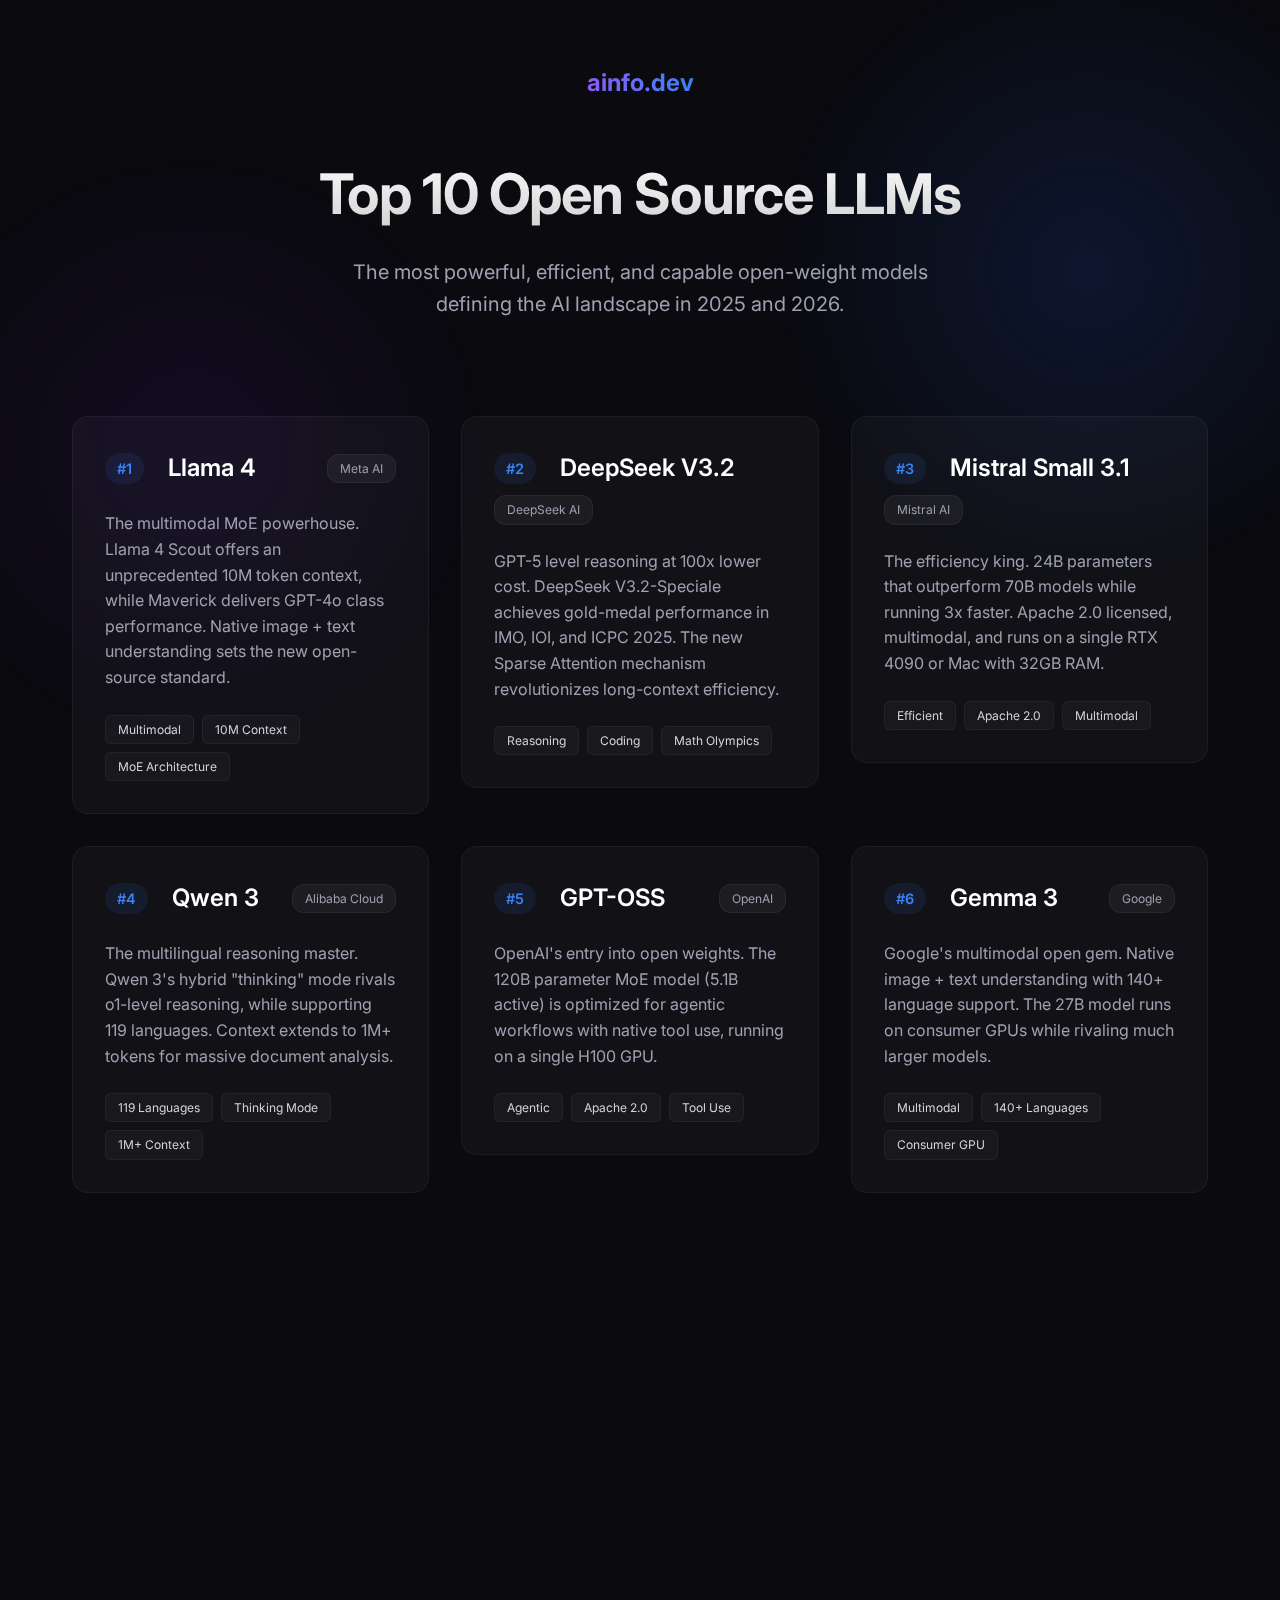
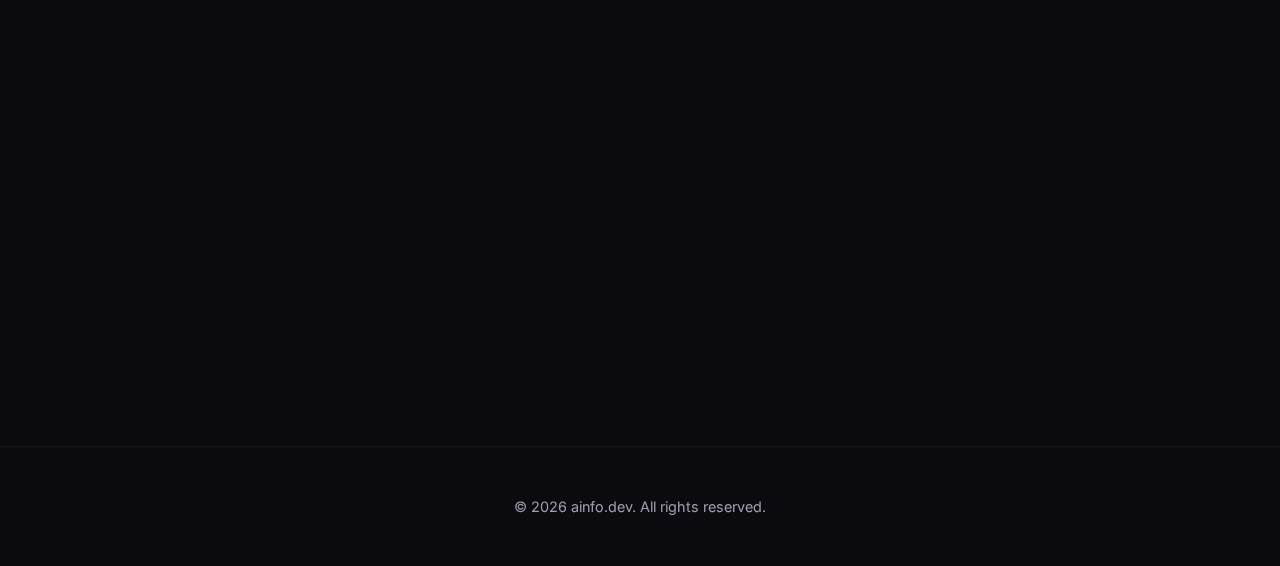
<file: index.html>
<!DOCTYPE html>
<html lang="en">
  <head>
    <meta charset="UTF-8" />
    <meta name="viewport" content="width=device-width, initial-scale=1.0" />
    <title>Top 10 Open Source LLMs (2025/2026) | ainfo.dev</title>
    <meta
      name="description"
      content="Discover the best open source Large Language Models (LLMs) of 2025 and 2026. Comprehensive list including Llama 4, DeepSeek V3.2, Qwen 3, and more."
    />
    <meta
      name="keywords"
      content="Open Source LLM, AI Models, Llama 4, DeepSeek, Mistral, Qwen 3, Gemma 3, Artificial Intelligence, Best LLMs 2026"
    />
    <meta
      property="og:title"
      content="Top 10 Open Source LLMs (2025/2026)"
    />
    <meta
      property="og:description"
      content="The definitive guide to the best open source AI models available right now."
    />
    <meta property="og:type" content="website" />
    <meta property="og:url" content="https://ainfo.dev" />
    <link rel="preconnect" href="https://fonts.googleapis.com" />
    <link rel="preconnect" href="https://fonts.gstatic.com" crossorigin />
    <link
      href="https://fonts.googleapis.com/css2?family=Inter:wght@300;400;600;700&display=swap"
      rel="stylesheet"
    />
    <link rel="stylesheet" href="style.css" />
  </head>
  <body>
    <div class="background-gradient"></div>

    <header>
      <nav class="container">
        <div class="logo">ainfo.dev</div>
        <!-- Future nav links can go here -->
      </nav>
      <div class="hero container">
        <h1>Top 10 Open Source LLMs</h1>
        <p class="subtitle">
          The most powerful, efficient, and capable open-weight models defining
          the AI landscape in 2025 and 2026.
        </p>
      </div>
    </header>

    <main class="container">
      <div class="llm-grid">
        <!-- 1. Llama 4 -->
        <a href="llama-4.html" class="llm-card-link">
          <article class="llm-card">
            <div class="card-header">
              <span class="rank">#1</span>
              <h2>Llama 4</h2>
              <span class="badge meta">Meta AI</span>
            </div>
            <p class="description">
              The multimodal MoE powerhouse. Llama 4 Scout offers an unprecedented
              10M token context, while Maverick delivers GPT-4o class performance.
              Native image + text understanding sets the new open-source standard.
            </p>
            <div class="tags">
              <span>Multimodal</span>
              <span>10M Context</span>
              <span>MoE Architecture</span>
            </div>
          </article>
        </a>

        <!-- 2. DeepSeek V3.2 -->
        <a href="deepseek-v3.html" class="llm-card-link">
            <article class="llm-card">
                <div class="card-header">
                    <span class="rank">#2</span>
                    <h2>DeepSeek V3.2</h2>
                    <span class="badge deepseek">DeepSeek AI</span>
                </div>
                <p class="description">GPT-5 level reasoning at 100x lower cost. DeepSeek V3.2-Speciale achieves gold-medal performance in IMO, IOI, and ICPC 2025. The new Sparse Attention mechanism revolutionizes long-context efficiency.</p>
                <div class="tags">
                    <span>Reasoning</span>
                    <span>Coding</span>
                    <span>Math Olympics</span>
                </div>
            </article>
        </a>

        <!-- 3. Mistral Small 3.1 -->
        <a href="mistral-small-3.html" class="llm-card-link">
            <article class="llm-card">
                <div class="card-header">
                    <span class="rank">#3</span>
                    <h2>Mistral Small 3.1</h2>
                    <span class="badge mistral">Mistral AI</span>
                </div>
                <p class="description">The efficiency king. 24B parameters that outperform 70B models while running 3x faster. Apache 2.0 licensed, multimodal, and runs on a single RTX 4090 or Mac with 32GB RAM.</p>
                <div class="tags">
                    <span>Efficient</span>
                    <span>Apache 2.0</span>
                    <span>Multimodal</span>
                </div>
            </article>
        </a>

        <!-- 4. Qwen 3 -->
        <a href="qwen-3.html" class="llm-card-link">
            <article class="llm-card">
                <div class="card-header">
                    <span class="rank">#4</span>
                    <h2>Qwen 3</h2>
                    <span class="badge qwen">Alibaba Cloud</span>
                </div>
                <p class="description">The multilingual reasoning master. Qwen 3's hybrid "thinking" mode rivals o1-level reasoning, while supporting 119 languages. Context extends to 1M+ tokens for massive document analysis.</p>
                <div class="tags">
                    <span>119 Languages</span>
                    <span>Thinking Mode</span>
                    <span>1M+ Context</span>
                </div>
            </article>
        </a>

        <!-- 5. GPT-OSS -->
        <a href="gpt-oss.html" class="llm-card-link">
            <article class="llm-card">
                <div class="card-header">
                    <span class="rank">#5</span>
                    <h2>GPT-OSS</h2>
                    <span class="badge openai">OpenAI</span>
                </div>
                <p class="description">OpenAI's entry into open weights. The 120B parameter MoE model (5.1B active) is optimized for agentic workflows with native tool use, running on a single H100 GPU.</p>
                <div class="tags">
                    <span>Agentic</span>
                    <span>Apache 2.0</span>
                    <span>Tool Use</span>
                </div>
            </article>
        </a>

        <!-- 6. Gemma 3 -->
        <a href="gemma-3.html" class="llm-card-link">
            <article class="llm-card">
                <div class="card-header">
                    <span class="rank">#6</span>
                    <h2>Gemma 3</h2>
                    <span class="badge google">Google</span>
                </div>
                <p class="description">Google's multimodal open gem. Native image + text understanding with 140+ language support. The 27B model runs on consumer GPUs while rivaling much larger models.</p>
                <div class="tags">
                    <span>Multimodal</span>
                    <span>140+ Languages</span>
                    <span>Consumer GPU</span>
                </div>
            </article>
        </a>

        <!-- 7. Phi-4 -->
        <a href="phi-4.html" class="llm-card-link">
            <article class="llm-card">
                <div class="card-header">
                    <span class="rank">#7</span>
                    <h2>Phi-4</h2>
                    <span class="badge microsoft">Microsoft</span>
                </div>
                <p class="description">Small but mighty. Phi-4 punches way above its weight class, delivering exceptional reasoning and coding capabilities that run efficiently on consumer hardware.</p>
                <div class="tags">
                    <span>Small Language Model</span>
                    <span>On-Device</span>
                    <span>Coding</span>
                </div>
            </article>
        </a>

        <!-- 8. Grok-1 -->
        <a href="grok-1.html" class="llm-card-link">
            <article class="llm-card">
                <div class="card-header">
                    <span class="rank">#8</span>
                    <h2>Grok-1</h2>
                    <span class="badge xai">xAI</span>
                </div>
                <p class="description">The massive MoE. With 314B parameters, Grok-1 is a beast of a model known for its "spicy" personality and strong general knowledge. A unique option for those with the compute.</p>
                <div class="tags">
                    <span>314B Parameters</span>
                    <span>MoE</span>
                    <span>Creative</span>
                </div>
            </article>
        </a>

        <!-- 9. Yi-1.5 -->
        <a href="yi-1-5.html" class="llm-card-link">
            <article class="llm-card">
                <div class="card-header">
                    <span class="rank">#9</span>
                    <h2>Yi-1.5</h2>
                    <span class="badge yi">01.AI</span>
                </div>
                <p class="description">A strong bilingual contender. Yi-1.5 (34B) offers a great balance of performance and size, excelling in both English and Chinese tasks with improved coding skills.</p>
                <div class="tags">
                    <span>Bilingual</span>
                    <span>34B Parameters</span>
                    <span>Balanced</span>
                </div>
            </article>
        </a>

        <!-- 10. Command R+ -->
        <a href="command-r-plus.html" class="llm-card-link">
            <article class="llm-card">
                <div class="card-header">
                    <span class="rank">#10</span>
                    <h2>Command R+</h2>
                    <span class="badge cohere">Cohere</span>
                </div>
                <p class="description">The RAG specialist. Optimized for retrieval-augmented generation and tool use, Command R+ is the go-to open model for building complex, data-driven enterprise assistants.</p>
                <div class="tags">
                    <span>RAG</span>
                    <span>Enterprise</span>
                    <span>Tool Use</span>
                </div>
            </article>
        </a>
      </div>
    </main>

    <footer>
      <div class="container">
        <p>
          &copy; <span id="year">2026</span> ainfo.dev. All rights reserved.
        </p>
      </div>
    </footer>

    <script src="script.js"></script>
  </body>
</html>
</file>
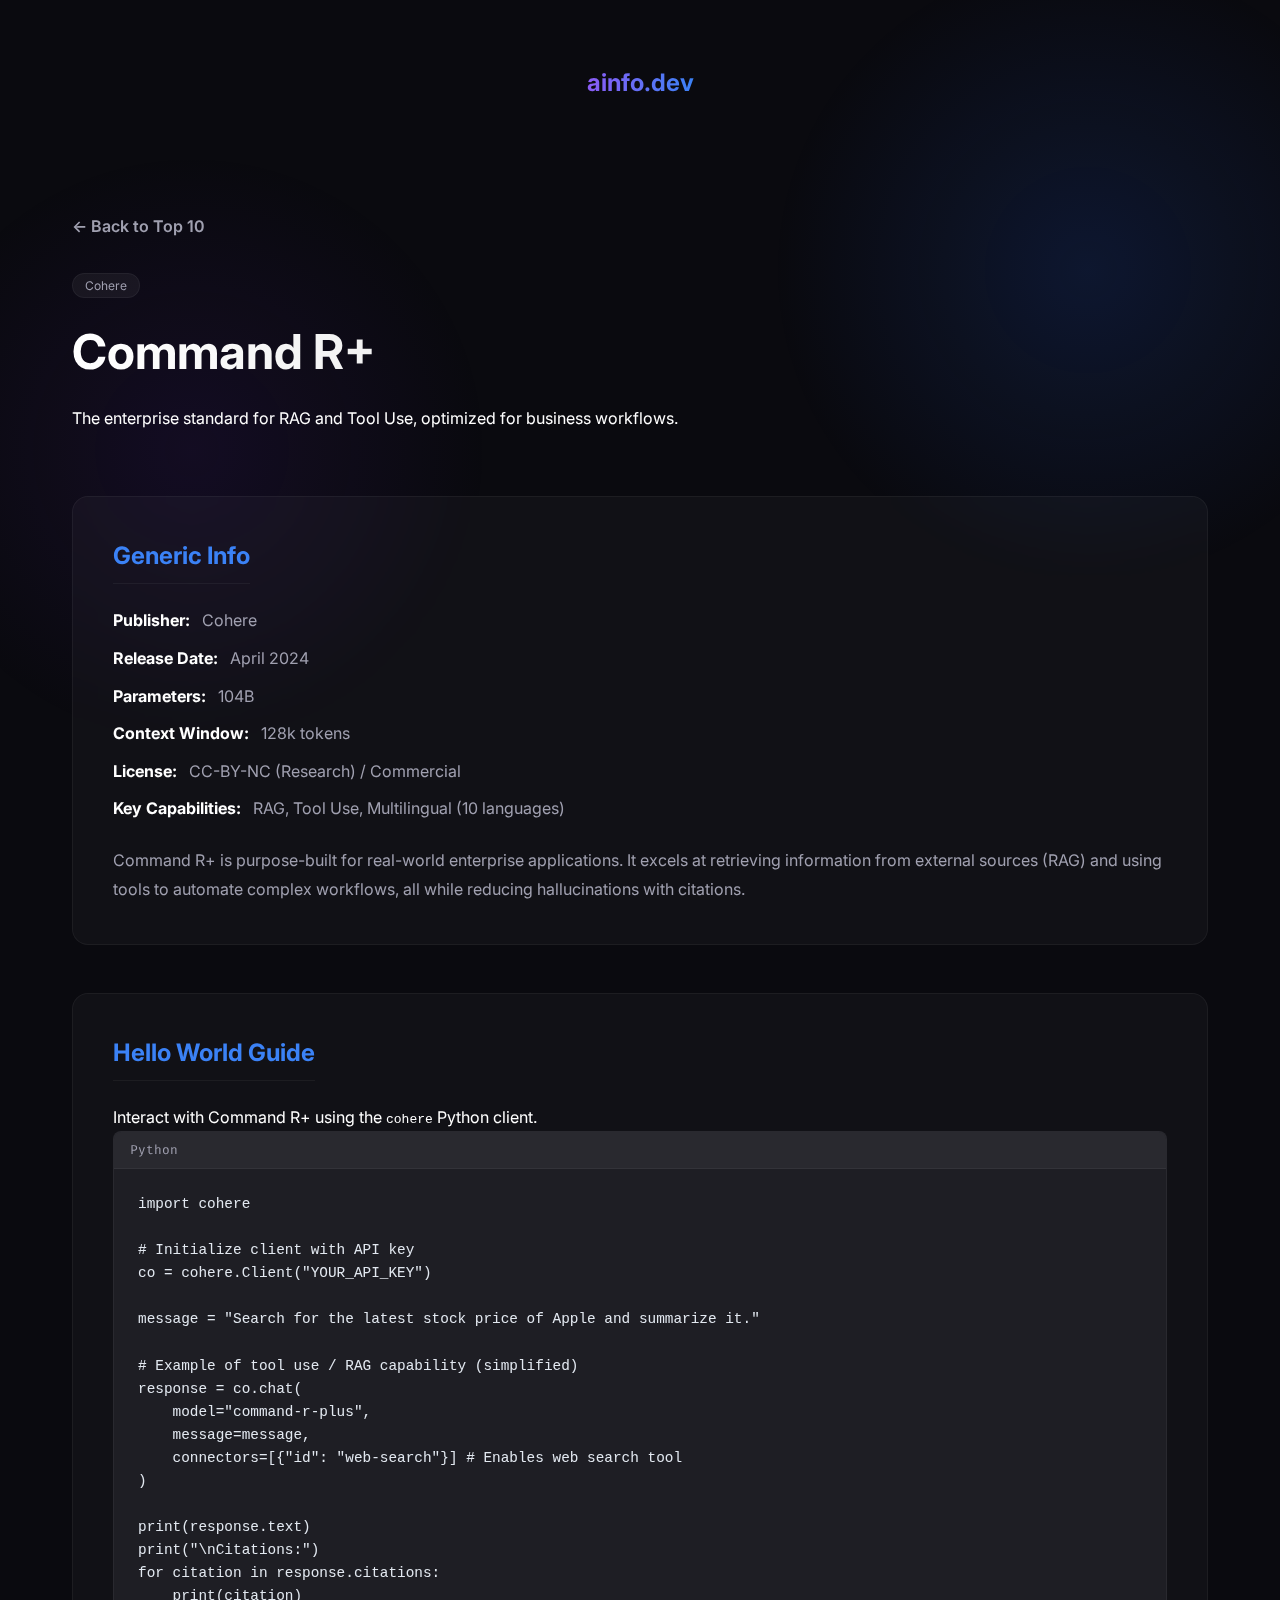
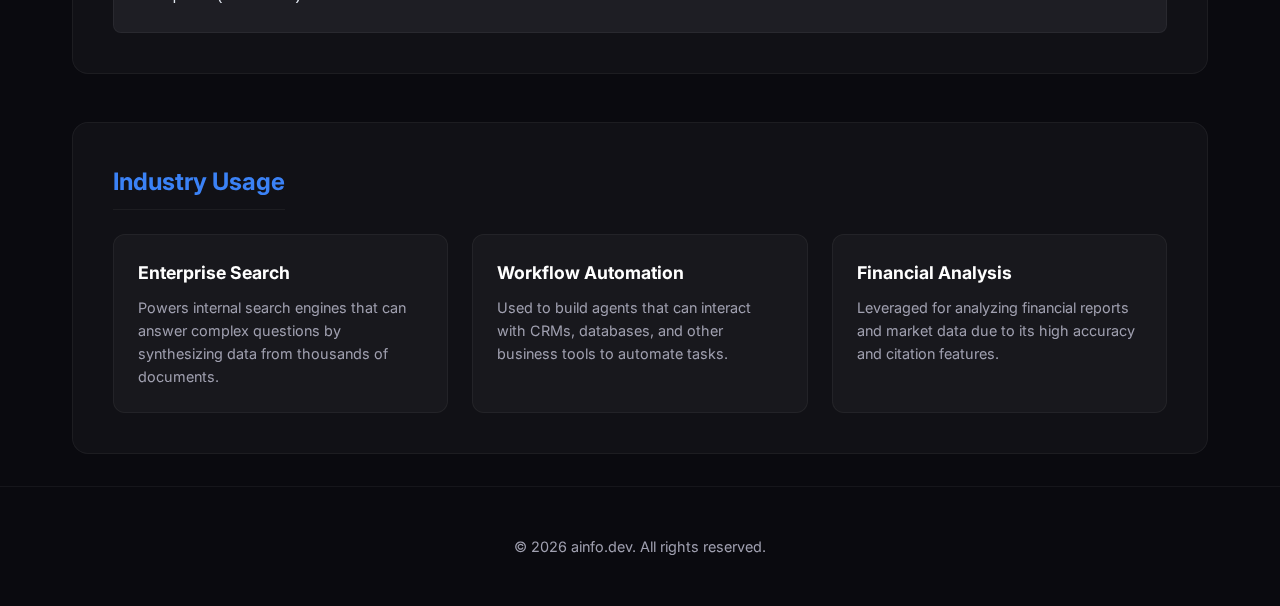
<file: command-r-plus.html>
<!DOCTYPE html>
<html lang="en">
<head>
    <meta charset="UTF-8">
    <meta name="viewport" content="width=device-width, initial-scale=1.0">
    <title>Command R+ Details - Top Open Source LLM | ainfo.dev</title>
    <meta name="description" content="Deep dive into Command R+: Cohere's enterprise RAG specialist.">
    <meta property="og:title" content="Command R+ Details - Top Open Source LLM">
    <meta property="og:description" content="Deep dive into Command R+: Cohere's enterprise RAG specialist.">
    <meta property="og:type" content="article">
    <meta property="og:url" content="https://ainfo.dev/command-r-plus.html">
    <link rel="preconnect" href="https://fonts.googleapis.com">
    <link rel="preconnect" href="https://fonts.gstatic.com" crossorigin>
    <link href="https://fonts.googleapis.com/css2?family=Inter:wght@300;400;600;700&family=Fira+Code:wght@400&display=swap" rel="stylesheet">
    <link rel="stylesheet" href="style.css">
</head>
<body>
    <div class="background-gradient"></div>
    
    <header>
        <nav class="container">
            <a href="index.html" class="logo">ainfo.dev</a>
        </nav>
    </header>

    <main class="container detail-page">
        <a href="index.html" class="back-link">← Back to Top 10</a>
        
        <section class="hero-detail">
            <span class="badge cohere">Cohere</span>
            <h1>Command R+</h1>
            <p class="subtitle">The enterprise standard for RAG and Tool Use, optimized for business workflows.</p>
        </section>

        <div class="content-grid">
            <section class="info-card">
                <h2>Generic Info</h2>
                <ul class="specs-list">
                    <li><strong>Publisher:</strong> Cohere</li>
                    <li><strong>Release Date:</strong> April 2024</li>
                    <li><strong>Parameters:</strong> 104B</li>
                    <li><strong>Context Window:</strong> 128k tokens</li>
                    <li><strong>License:</strong> CC-BY-NC (Research) / Commercial</li>
                    <li><strong>Key Capabilities:</strong> RAG, Tool Use, Multilingual (10 languages)</li>
                </ul>
                <p class="summary">
                    Command R+ is purpose-built for real-world enterprise applications. It excels at retrieving information from external sources (RAG) and using tools to automate complex workflows, all while reducing hallucinations with citations.
                </p>
            </section>

            <section class="info-card">
                <h2>Hello World Guide</h2>
                <p>Interact with Command R+ using the <code>cohere</code> Python client.</p>
                <div class="code-block">
                    <div class="code-header">Python</div>
                    <pre><code class="language-python">import cohere

# Initialize client with API key
co = cohere.Client("YOUR_API_KEY")

message = "Search for the latest stock price of Apple and summarize it."

# Example of tool use / RAG capability (simplified)
response = co.chat(
    model="command-r-plus",
    message=message,
    connectors=[{"id": "web-search"}] # Enables web search tool
)

print(response.text)
print("\nCitations:")
for citation in response.citations:
    print(citation)
</code></pre>
                </div>
            </section>

            <section class="info-card">
                <h2>Industry Usage</h2>
                <div class="usage-grid">
                    <div class="usage-item">
                        <h3>Enterprise Search</h3>
                        <p>Powers internal search engines that can answer complex questions by synthesizing data from thousands of documents.</p>
                    </div>
                    <div class="usage-item">
                        <h3>Workflow Automation</h3>
                        <p>Used to build agents that can interact with CRMs, databases, and other business tools to automate tasks.</p>
                    </div>
                    <div class="usage-item">
                        <h3>Financial Analysis</h3>
                        <p>Leveraged for analyzing financial reports and market data due to its high accuracy and citation features.</p>
                    </div>
                </div>
            </section>
        </div>
    </main>

    <footer>
        <div class="container">
            <p>&copy; <span id="year">2025</span> ainfo.dev. All rights reserved.</p>
        </div>
    </footer>

    <script src="script.js"></script>
</body>
</html>
</file>
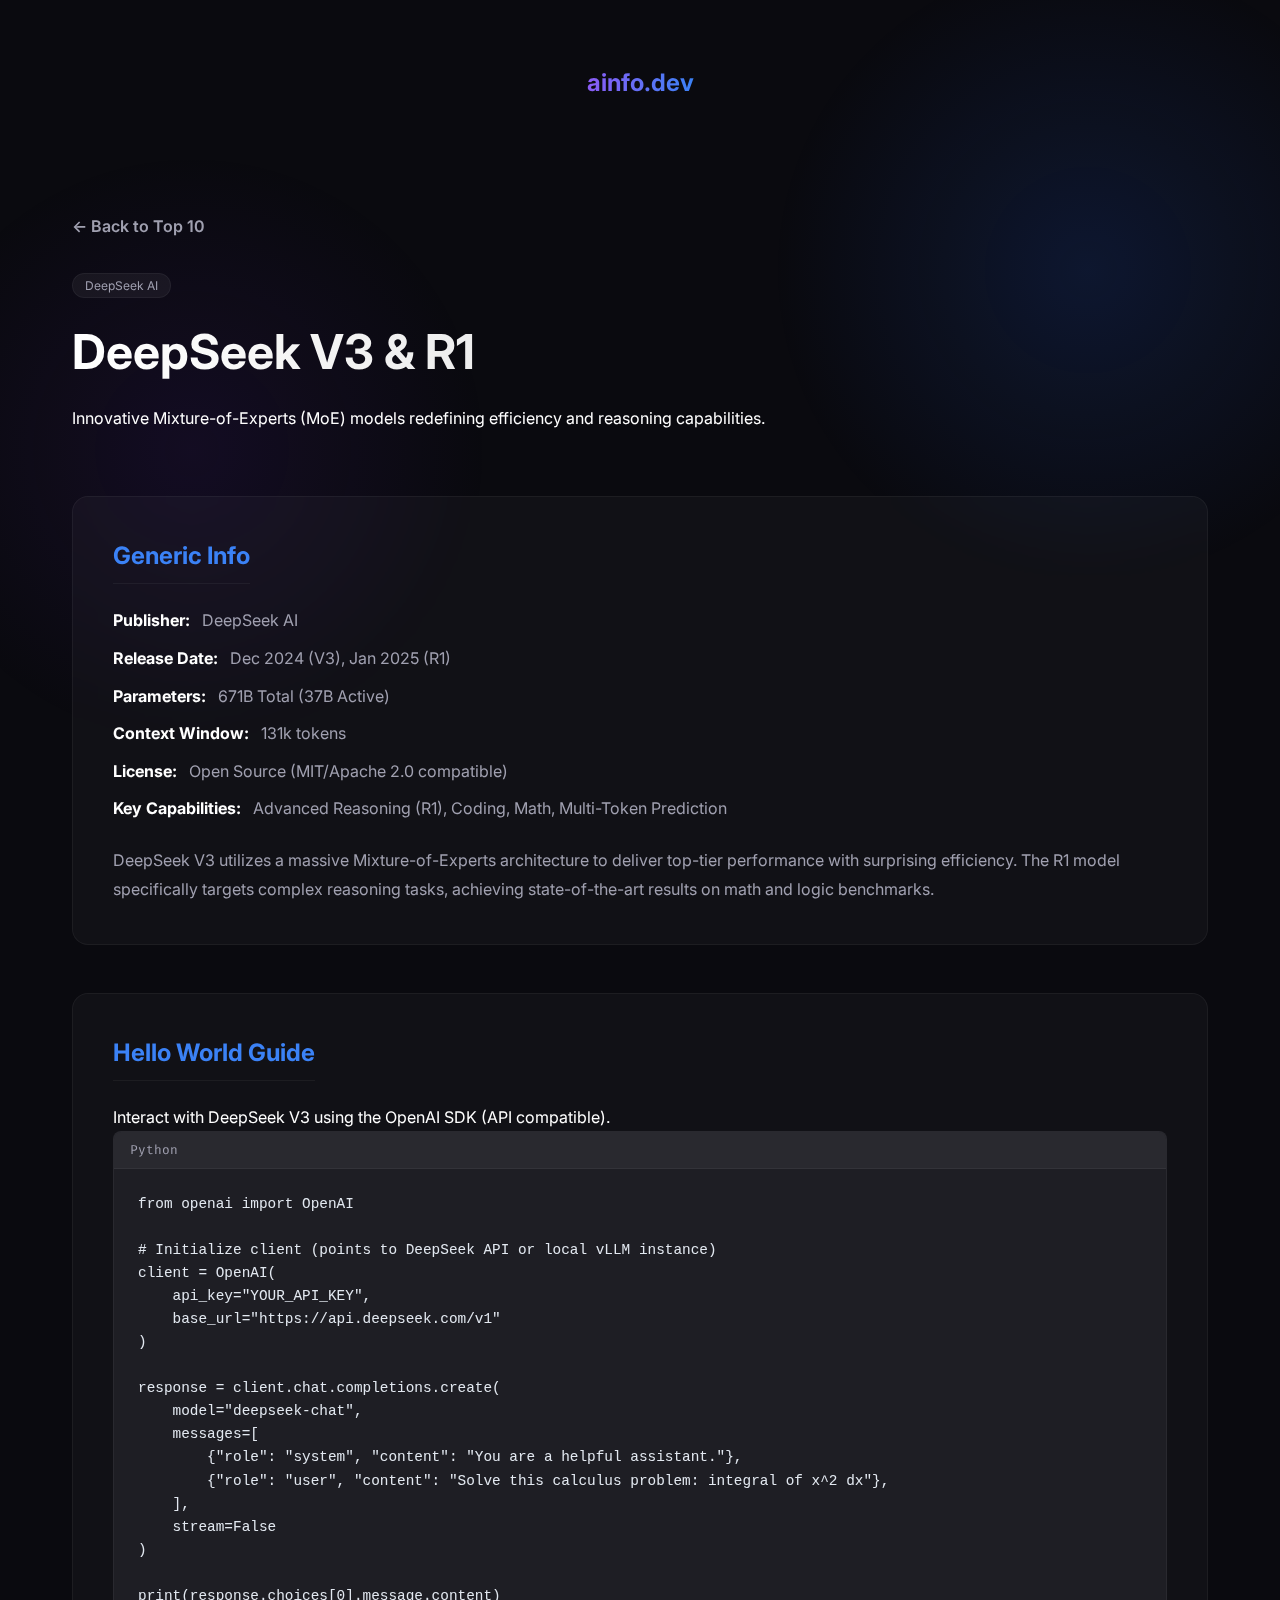
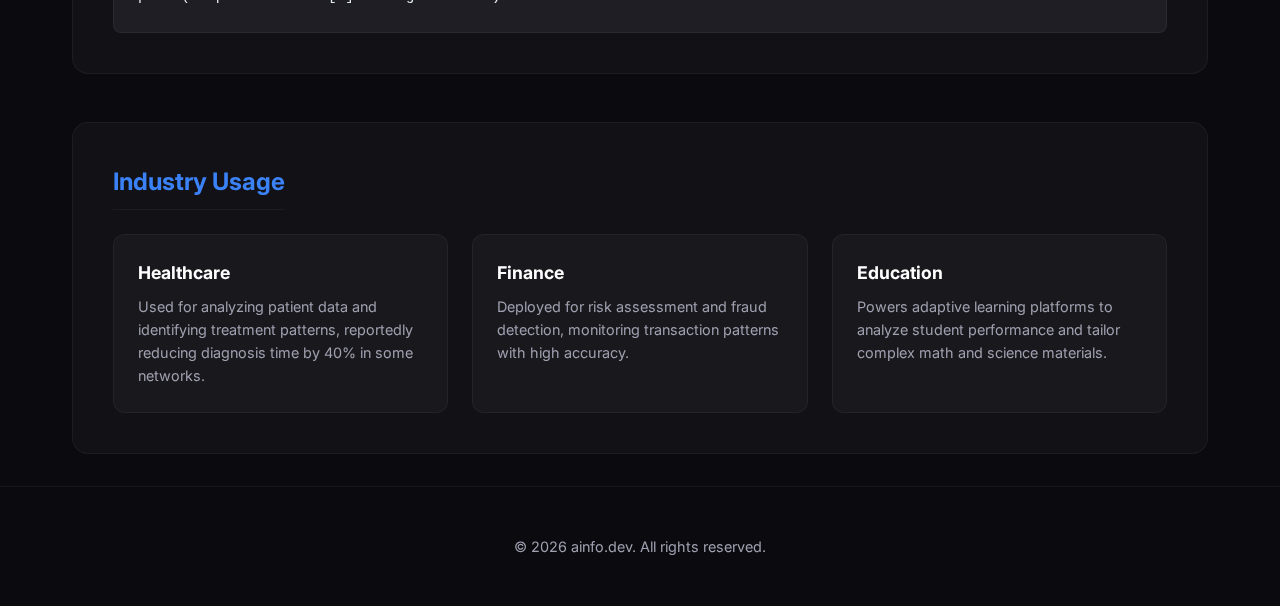
<file: deepseek-v3.html>
<!DOCTYPE html>
<html lang="en">
<head>
    <meta charset="UTF-8">
    <meta name="viewport" content="width=device-width, initial-scale=1.0">
    <title>DeepSeek V3 & R1 Details - Top Open Source LLM | ainfo.dev</title>
    <meta name="description" content="Deep dive into DeepSeek V3 and R1: Specs, API usage guide, and industry adoption in healthcare and finance.">
    <meta property="og:title" content="DeepSeek V3 & R1 Details - Top Open Source LLM">
    <meta property="og:description" content="Deep dive into DeepSeek V3 and R1: Specs, API usage guide, and industry adoption in healthcare and finance.">
    <meta property="og:type" content="article">
    <meta property="og:url" content="https://ainfo.dev/deepseek-v3.html">
    <link rel="preconnect" href="https://fonts.googleapis.com">
    <link rel="preconnect" href="https://fonts.gstatic.com" crossorigin>
    <link href="https://fonts.googleapis.com/css2?family=Inter:wght@300;400;600;700&family=Fira+Code:wght@400&display=swap" rel="stylesheet">
    <link rel="stylesheet" href="style.css">
</head>
<body>
    <div class="background-gradient"></div>
    
    <header>
        <nav class="container">
            <a href="index.html" class="logo">ainfo.dev</a>
        </nav>
    </header>

    <main class="container detail-page">
        <a href="index.html" class="back-link">← Back to Top 10</a>
        
        <section class="hero-detail">
            <span class="badge deepseek">DeepSeek AI</span>
            <h1>DeepSeek V3 & R1</h1>
            <p class="subtitle">Innovative Mixture-of-Experts (MoE) models redefining efficiency and reasoning capabilities.</p>
        </section>

        <div class="content-grid">
            <section class="info-card">
                <h2>Generic Info</h2>
                <ul class="specs-list">
                    <li><strong>Publisher:</strong> DeepSeek AI</li>
                    <li><strong>Release Date:</strong> Dec 2024 (V3), Jan 2025 (R1)</li>
                    <li><strong>Parameters:</strong> 671B Total (37B Active)</li>
                    <li><strong>Context Window:</strong> 131k tokens</li>
                    <li><strong>License:</strong> Open Source (MIT/Apache 2.0 compatible)</li>
                    <li><strong>Key Capabilities:</strong> Advanced Reasoning (R1), Coding, Math, Multi-Token Prediction</li>
                </ul>
                <p class="summary">
                    DeepSeek V3 utilizes a massive Mixture-of-Experts architecture to deliver top-tier performance with surprising efficiency. The R1 model specifically targets complex reasoning tasks, achieving state-of-the-art results on math and logic benchmarks.
                </p>
            </section>

            <section class="info-card">
                <h2>Hello World Guide</h2>
                <p>Interact with DeepSeek V3 using the OpenAI SDK (API compatible).</p>
                <div class="code-block">
                    <div class="code-header">Python</div>
                    <pre><code class="language-python">from openai import OpenAI

# Initialize client (points to DeepSeek API or local vLLM instance)
client = OpenAI(
    api_key="YOUR_API_KEY", 
    base_url="https://api.deepseek.com/v1"
)

response = client.chat.completions.create(
    model="deepseek-chat",
    messages=[
        {"role": "system", "content": "You are a helpful assistant."},
        {"role": "user", "content": "Solve this calculus problem: integral of x^2 dx"},
    ],
    stream=False
)

print(response.choices[0].message.content)
</code></pre>
                </div>
            </section>

            <section class="info-card">
                <h2>Industry Usage</h2>
                <div class="usage-grid">
                    <div class="usage-item">
                        <h3>Healthcare</h3>
                        <p>Used for analyzing patient data and identifying treatment patterns, reportedly reducing diagnosis time by 40% in some networks.</p>
                    </div>
                    <div class="usage-item">
                        <h3>Finance</h3>
                        <p>Deployed for risk assessment and fraud detection, monitoring transaction patterns with high accuracy.</p>
                    </div>
                    <div class="usage-item">
                        <h3>Education</h3>
                        <p>Powers adaptive learning platforms to analyze student performance and tailor complex math and science materials.</p>
                    </div>
                </div>
            </section>
        </div>
    </main>

    <footer>
        <div class="container">
            <p>&copy; <span id="year">2025</span> ainfo.dev. All rights reserved.</p>
        </div>
    </footer>

    <script src="script.js"></script>
</body>
</html>
</file>
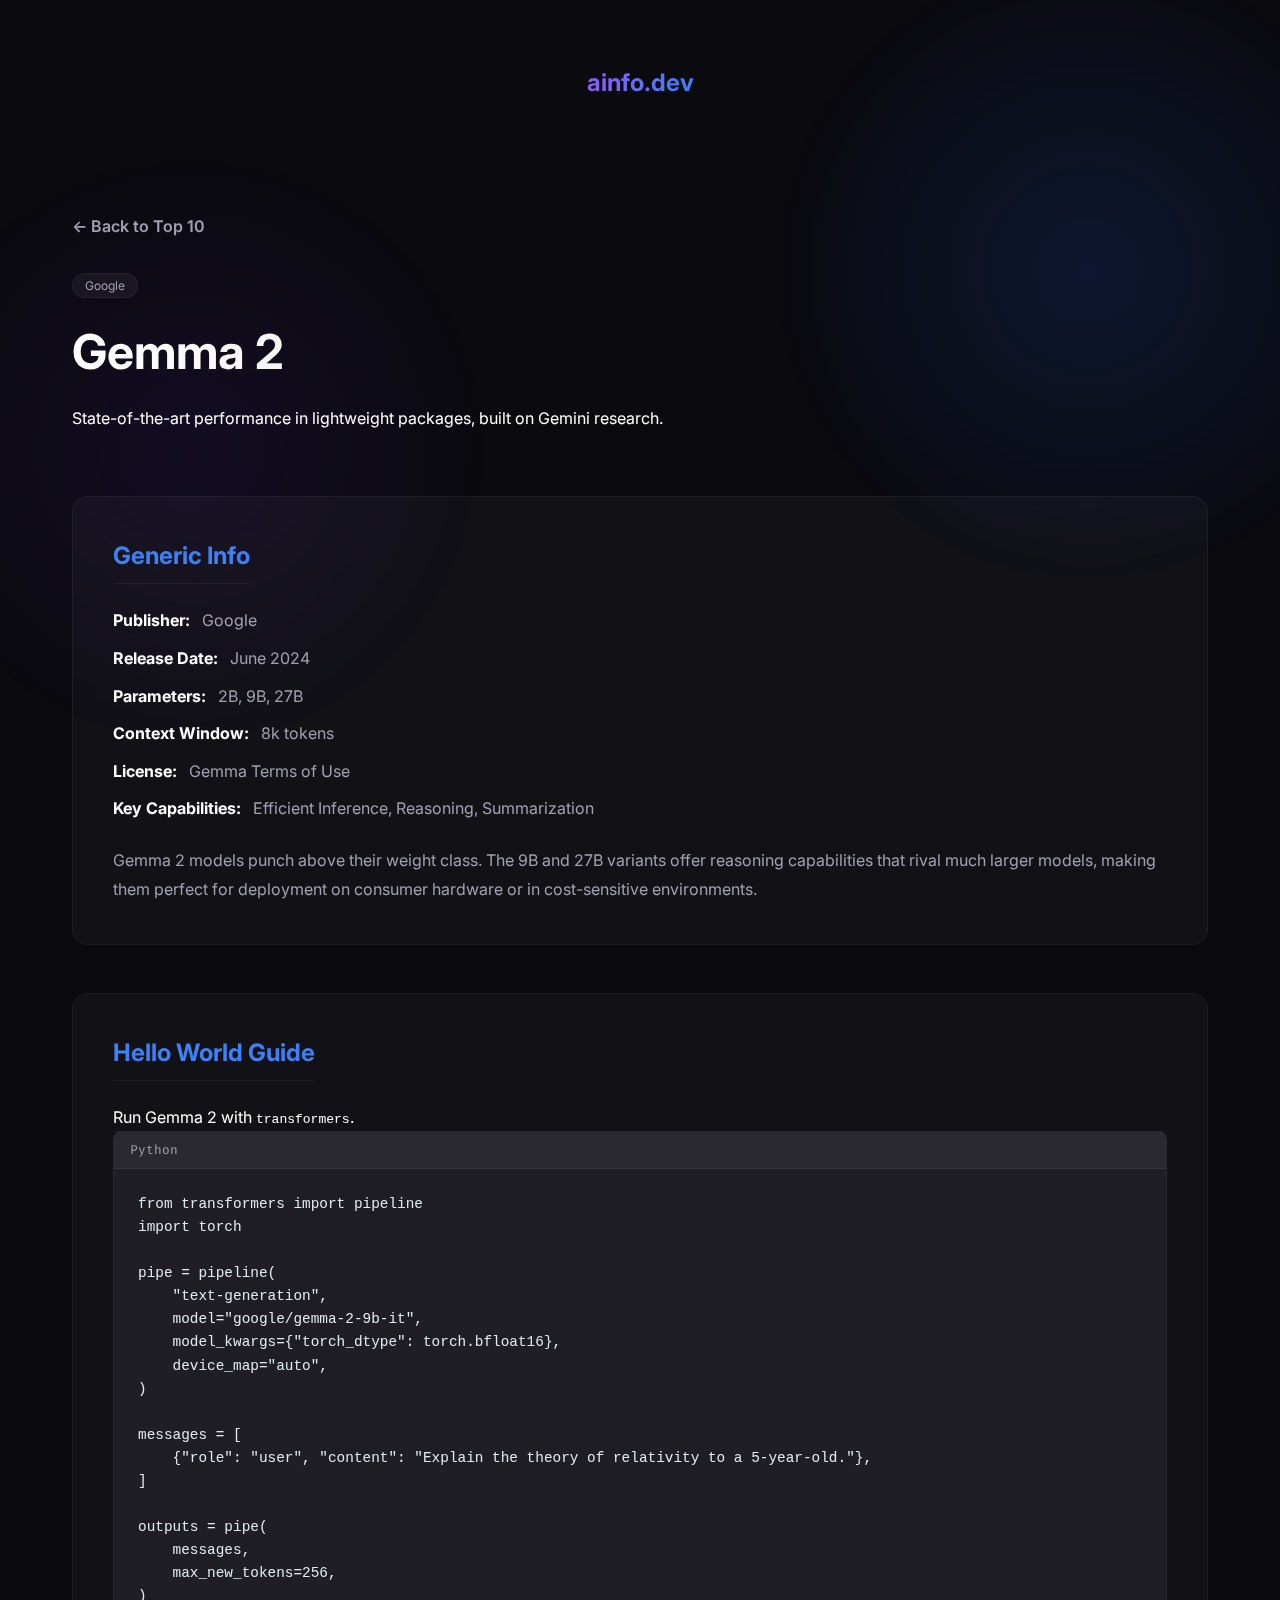
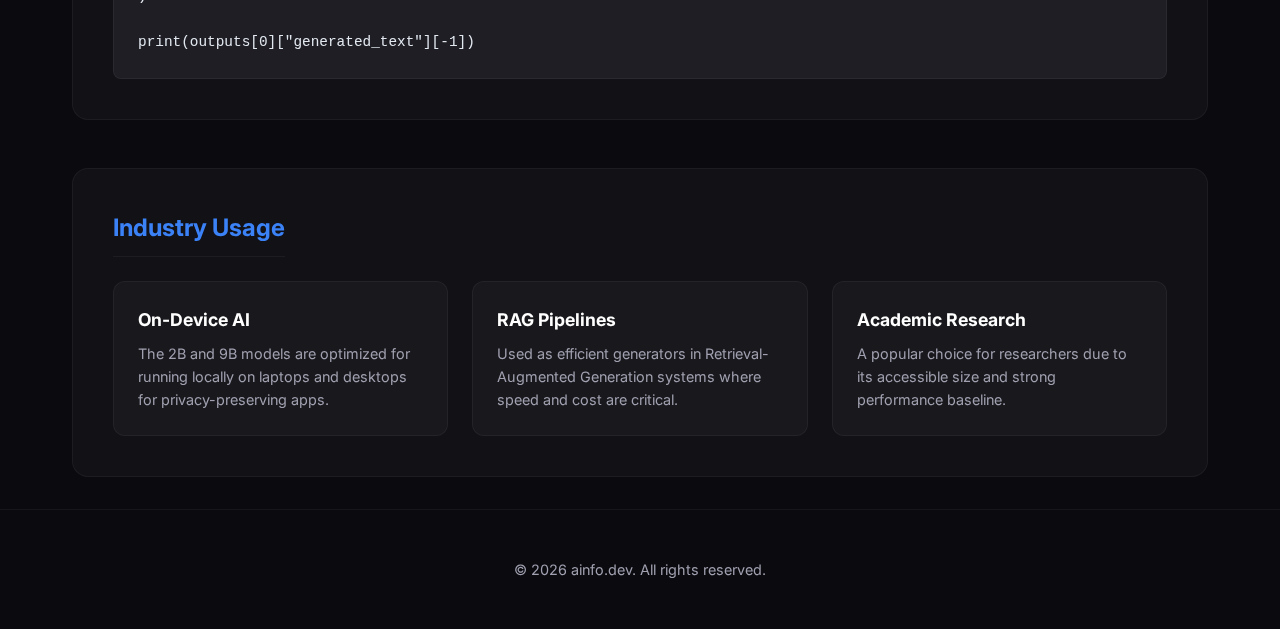
<file: gemma-2.html>
<!DOCTYPE html>
<html lang="en">
<head>
    <meta charset="UTF-8">
    <meta name="viewport" content="width=device-width, initial-scale=1.0">
    <title>Gemma 2 Details - Top Open Source LLM | ainfo.dev</title>
    <meta name="description" content="Deep dive into Gemma 2: Google's lightweight open models.">
    <meta property="og:title" content="Gemma 2 Details - Top Open Source LLM">
    <meta property="og:description" content="Deep dive into Gemma 2: Google's lightweight open models.">
    <meta property="og:type" content="article">
    <meta property="og:url" content="https://ainfo.dev/gemma-2.html">
    <link rel="preconnect" href="https://fonts.googleapis.com">
    <link rel="preconnect" href="https://fonts.gstatic.com" crossorigin>
    <link href="https://fonts.googleapis.com/css2?family=Inter:wght@300;400;600;700&family=Fira+Code:wght@400&display=swap" rel="stylesheet">
    <link rel="stylesheet" href="style.css">
</head>
<body>
    <div class="background-gradient"></div>
    
    <header>
        <nav class="container">
            <a href="index.html" class="logo">ainfo.dev</a>
        </nav>
    </header>

    <main class="container detail-page">
        <a href="index.html" class="back-link">← Back to Top 10</a>
        
        <section class="hero-detail">
            <span class="badge google">Google</span>
            <h1>Gemma 2</h1>
            <p class="subtitle">State-of-the-art performance in lightweight packages, built on Gemini research.</p>
        </section>

        <div class="content-grid">
            <section class="info-card">
                <h2>Generic Info</h2>
                <ul class="specs-list">
                    <li><strong>Publisher:</strong> Google</li>
                    <li><strong>Release Date:</strong> June 2024</li>
                    <li><strong>Parameters:</strong> 2B, 9B, 27B</li>
                    <li><strong>Context Window:</strong> 8k tokens</li>
                    <li><strong>License:</strong> Gemma Terms of Use</li>
                    <li><strong>Key Capabilities:</strong> Efficient Inference, Reasoning, Summarization</li>
                </ul>
                <p class="summary">
                    Gemma 2 models punch above their weight class. The 9B and 27B variants offer reasoning capabilities that rival much larger models, making them perfect for deployment on consumer hardware or in cost-sensitive environments.
                </p>
            </section>

            <section class="info-card">
                <h2>Hello World Guide</h2>
                <p>Run Gemma 2 with <code>transformers</code>.</p>
                <div class="code-block">
                    <div class="code-header">Python</div>
                    <pre><code class="language-python">from transformers import pipeline
import torch

pipe = pipeline(
    "text-generation",
    model="google/gemma-2-9b-it",
    model_kwargs={"torch_dtype": torch.bfloat16},
    device_map="auto",
)

messages = [
    {"role": "user", "content": "Explain the theory of relativity to a 5-year-old."},
]

outputs = pipe(
    messages,
    max_new_tokens=256,
)

print(outputs[0]["generated_text"][-1])
</code></pre>
                </div>
            </section>

            <section class="info-card">
                <h2>Industry Usage</h2>
                <div class="usage-grid">
                    <div class="usage-item">
                        <h3>On-Device AI</h3>
                        <p>The 2B and 9B models are optimized for running locally on laptops and desktops for privacy-preserving apps.</p>
                    </div>
                    <div class="usage-item">
                        <h3>RAG Pipelines</h3>
                        <p>Used as efficient generators in Retrieval-Augmented Generation systems where speed and cost are critical.</p>
                    </div>
                    <div class="usage-item">
                        <h3>Academic Research</h3>
                        <p>A popular choice for researchers due to its accessible size and strong performance baseline.</p>
                    </div>
                </div>
            </section>
        </div>
    </main>

    <footer>
        <div class="container">
            <p>&copy; <span id="year">2025</span> ainfo.dev. All rights reserved.</p>
        </div>
    </footer>

    <script src="script.js"></script>
</body>
</html>
</file>
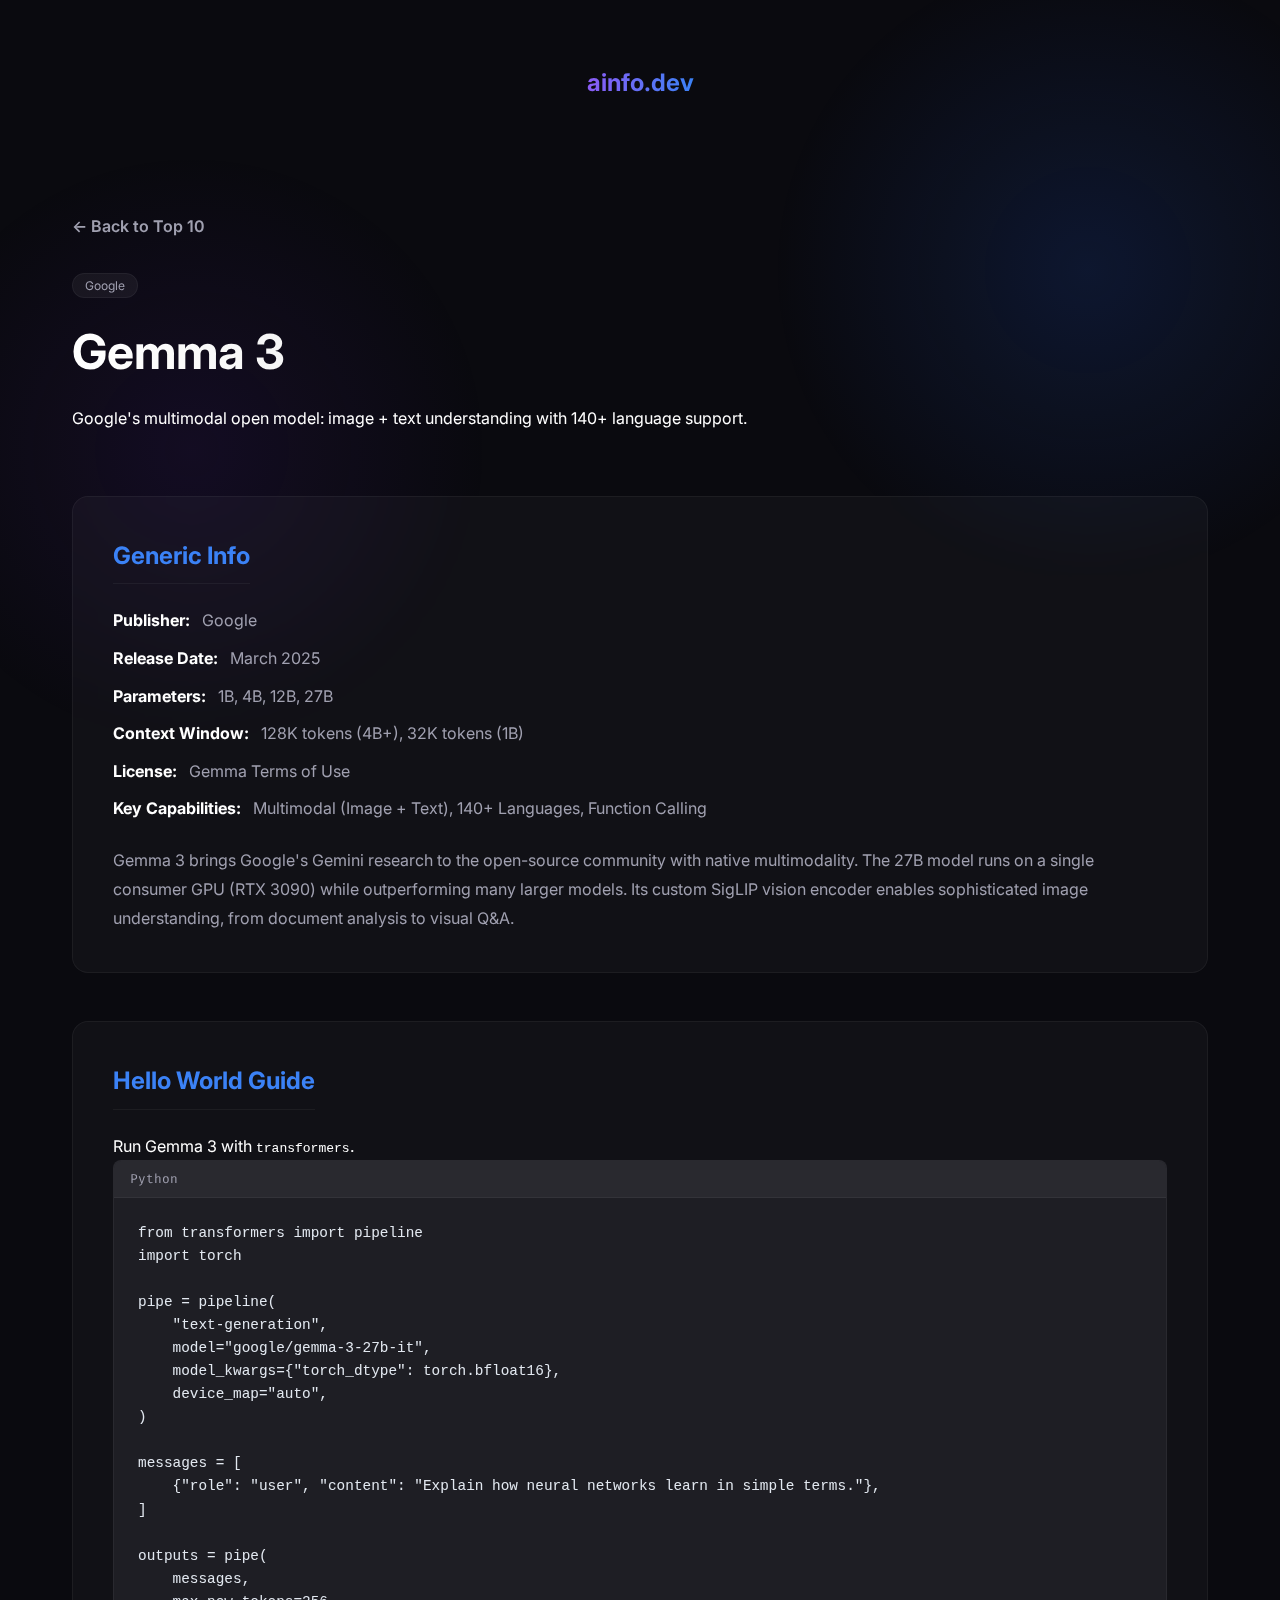
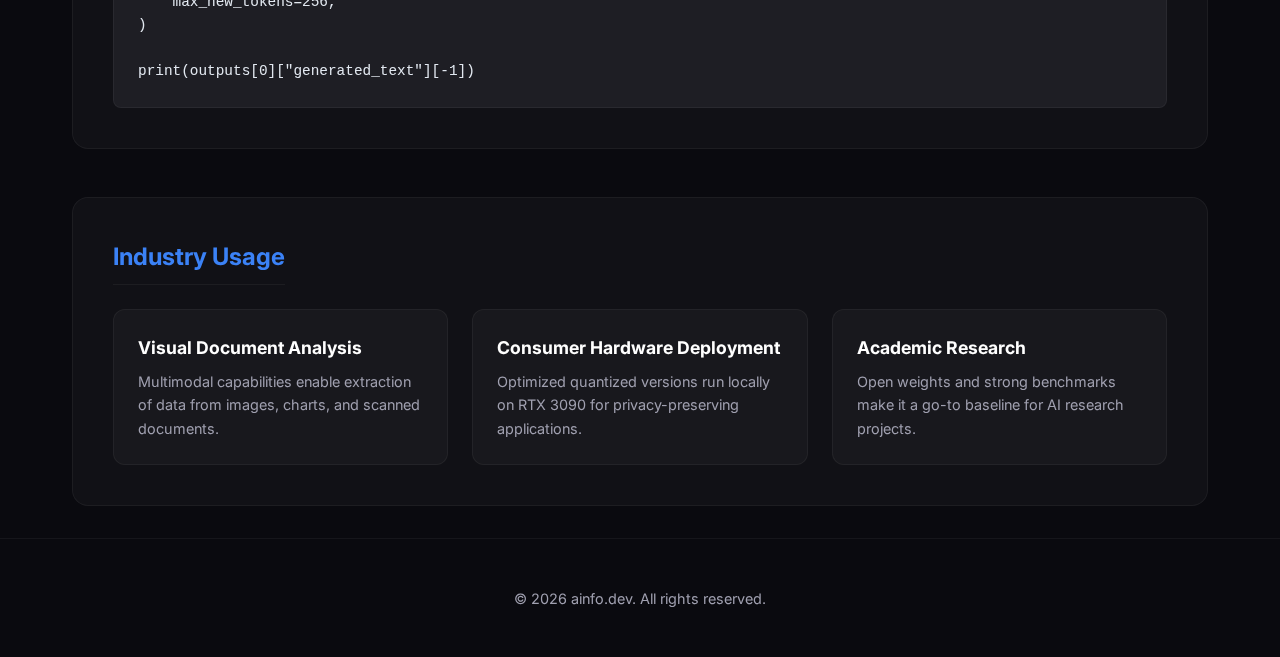
<file: gemma-3.html>
<!DOCTYPE html>
<html lang="en">
<head>
    <meta charset="UTF-8">
    <meta name="viewport" content="width=device-width, initial-scale=1.0">
    <title>Gemma 3 Details - Top Open Source LLM | ainfo.dev</title>
    <meta name="description" content="Deep dive into Gemma 3: Google's multimodal open model with 140+ language support and 128K context.">
    <meta property="og:title" content="Gemma 3 Details - Top Open Source LLM">
    <meta property="og:description" content="Deep dive into Gemma 3: Google's multimodal open model with 140+ language support.">
    <meta property="og:type" content="article">
    <meta property="og:url" content="https://ainfo.dev/gemma-3.html">
    <link rel="preconnect" href="https://fonts.googleapis.com">
    <link rel="preconnect" href="https://fonts.gstatic.com" crossorigin>
    <link href="https://fonts.googleapis.com/css2?family=Inter:wght@300;400;600;700&family=Fira+Code:wght@400&display=swap" rel="stylesheet">
    <link rel="stylesheet" href="style.css">
</head>
<body>
    <div class="background-gradient"></div>
    
    <header>
        <nav class="container">
            <a href="index.html" class="logo">ainfo.dev</a>
        </nav>
    </header>

    <main class="container detail-page">
        <a href="index.html" class="back-link">← Back to Top 10</a>
        
        <section class="hero-detail">
            <span class="badge google">Google</span>
            <h1>Gemma 3</h1>
            <p class="subtitle">Google's multimodal open model: image + text understanding with 140+ language support.</p>
        </section>

        <div class="content-grid">
            <section class="info-card">
                <h2>Generic Info</h2>
                <ul class="specs-list">
                    <li><strong>Publisher:</strong> Google</li>
                    <li><strong>Release Date:</strong> March 2025</li>
                    <li><strong>Parameters:</strong> 1B, 4B, 12B, 27B</li>
                    <li><strong>Context Window:</strong> 128K tokens (4B+), 32K tokens (1B)</li>
                    <li><strong>License:</strong> Gemma Terms of Use</li>
                    <li><strong>Key Capabilities:</strong> Multimodal (Image + Text), 140+ Languages, Function Calling</li>
                </ul>
                <p class="summary">
                    Gemma 3 brings Google's Gemini research to the open-source community with native multimodality. The 27B model runs on a single consumer GPU (RTX 3090) while outperforming many larger models. Its custom SigLIP vision encoder enables sophisticated image understanding, from document analysis to visual Q&A.
                </p>
            </section>

            <section class="info-card">
                <h2>Hello World Guide</h2>
                <p>Run Gemma 3 with <code>transformers</code>.</p>
                <div class="code-block">
                    <div class="code-header">Python</div>
                    <pre><code class="language-python">from transformers import pipeline
import torch

pipe = pipeline(
    "text-generation",
    model="google/gemma-3-27b-it",
    model_kwargs={"torch_dtype": torch.bfloat16},
    device_map="auto",
)

messages = [
    {"role": "user", "content": "Explain how neural networks learn in simple terms."},
]

outputs = pipe(
    messages,
    max_new_tokens=256,
)

print(outputs[0]["generated_text"][-1])
</code></pre>
                </div>
            </section>

            <section class="info-card">
                <h2>Industry Usage</h2>
                <div class="usage-grid">
                    <div class="usage-item">
                        <h3>Visual Document Analysis</h3>
                        <p>Multimodal capabilities enable extraction of data from images, charts, and scanned documents.</p>
                    </div>
                    <div class="usage-item">
                        <h3>Consumer Hardware Deployment</h3>
                        <p>Optimized quantized versions run locally on RTX 3090 for privacy-preserving applications.</p>
                    </div>
                    <div class="usage-item">
                        <h3>Academic Research</h3>
                        <p>Open weights and strong benchmarks make it a go-to baseline for AI research projects.</p>
                    </div>
                </div>
            </section>
        </div>
    </main>

    <footer>
        <div class="container">
            <p>&copy; <span id="year">2026</span> ainfo.dev. All rights reserved.</p>
        </div>
    </footer>

    <script src="script.js"></script>
</body>
</html>
</file>
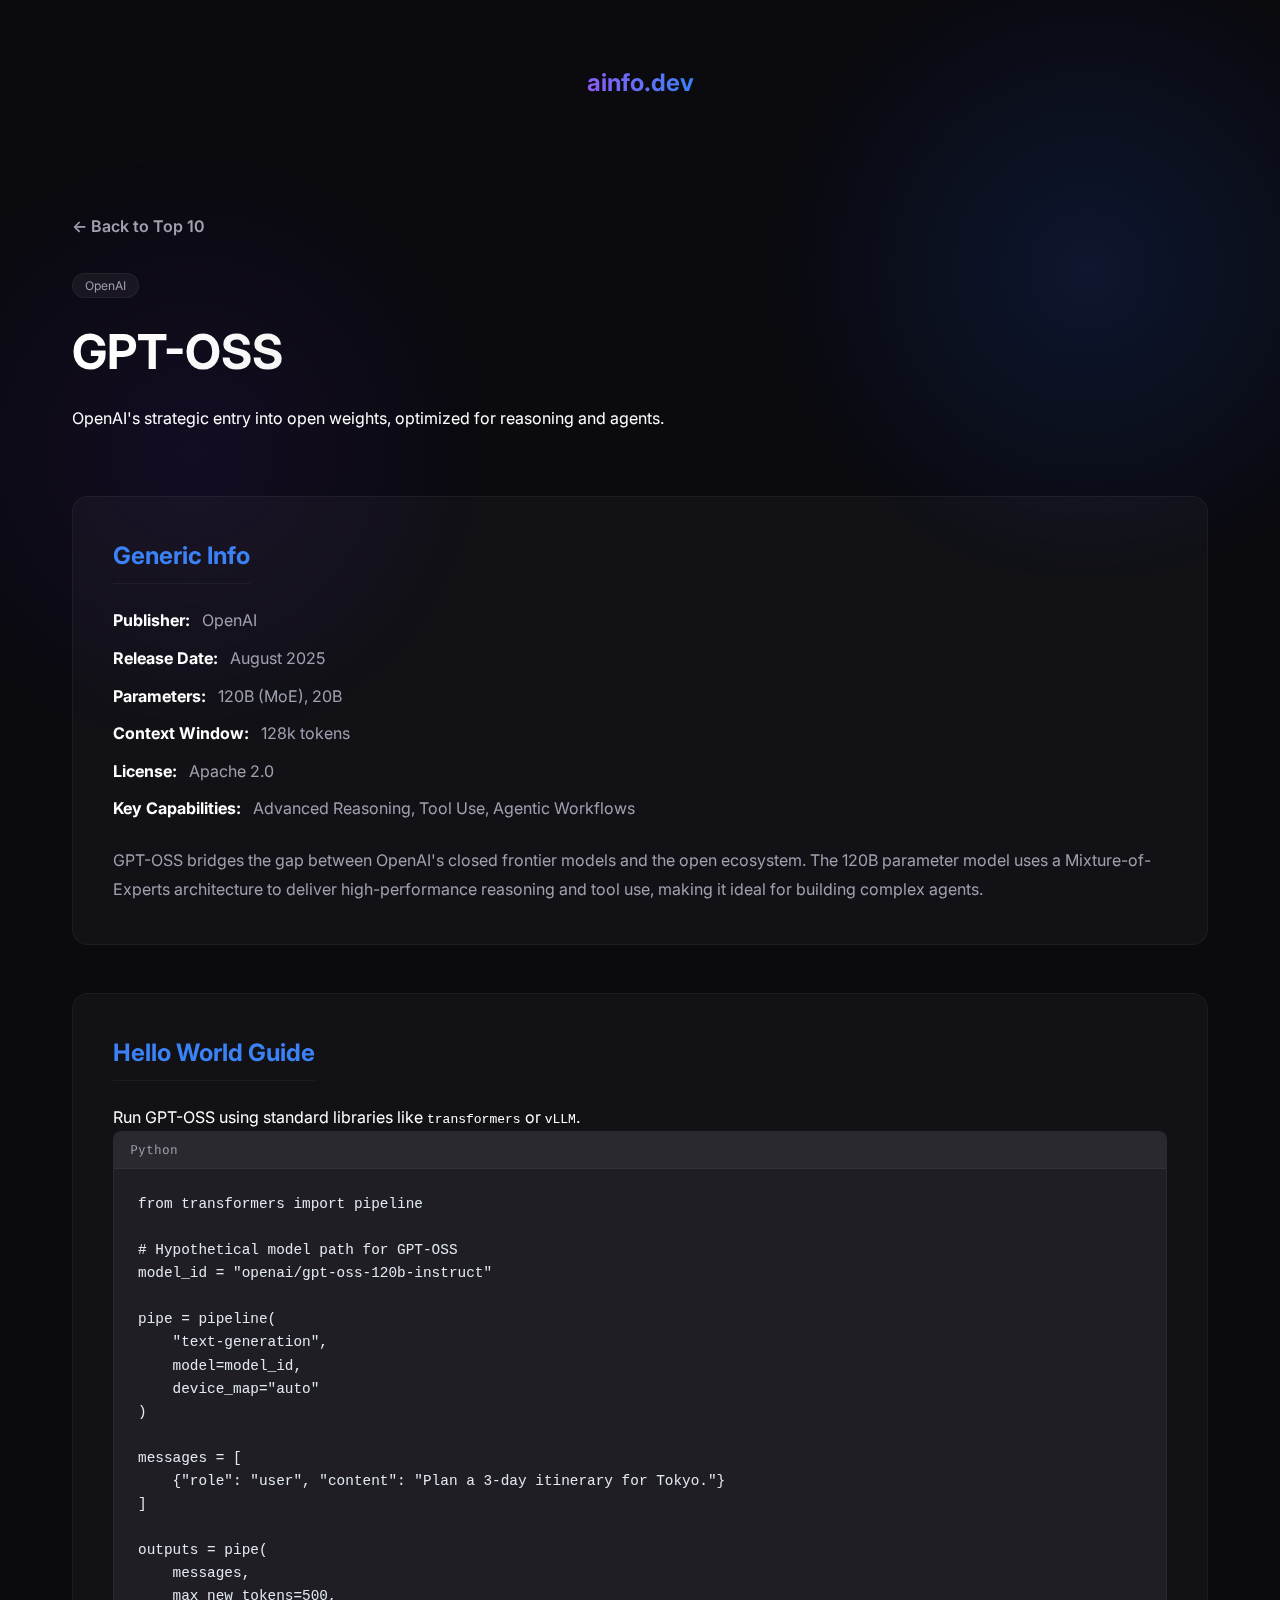
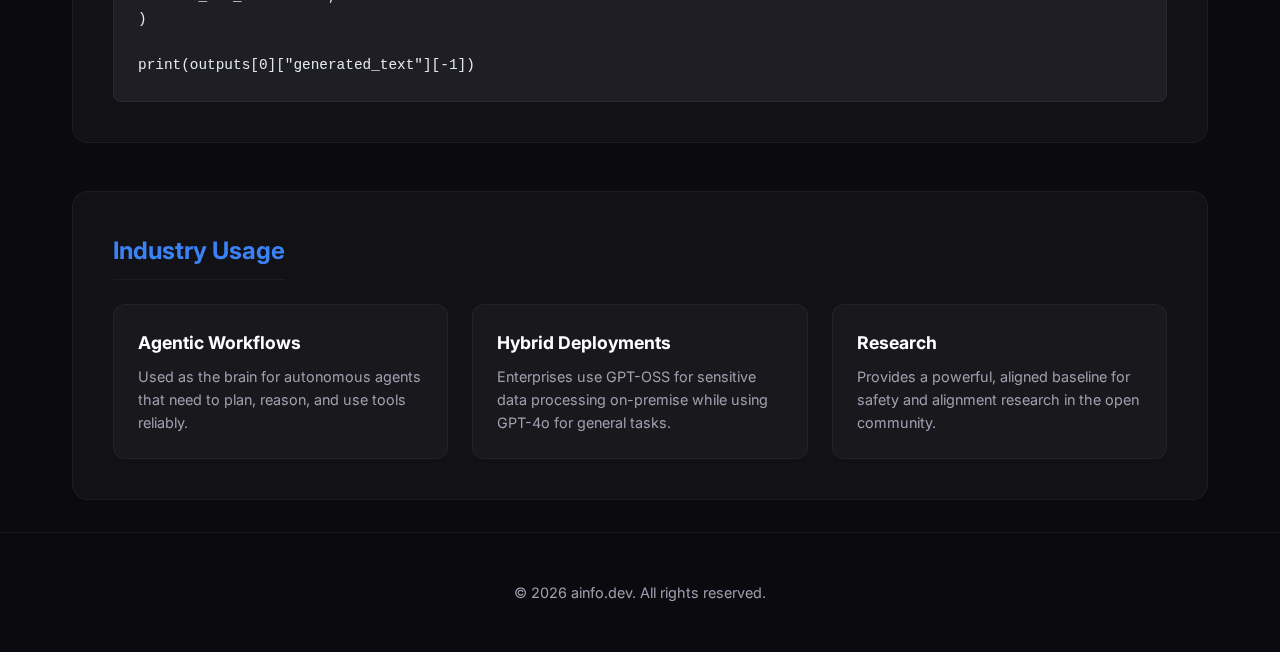
<file: gpt-oss.html>
<!DOCTYPE html>
<html lang="en">
<head>
    <meta charset="UTF-8">
    <meta name="viewport" content="width=device-width, initial-scale=1.0">
    <title>GPT-OSS Details - Top Open Source LLM | ainfo.dev</title>
    <meta name="description" content="Deep dive into GPT-OSS: OpenAI's open weight models, specs, and usage.">
    <meta property="og:title" content="GPT-OSS Details - Top Open Source LLM">
    <meta property="og:description" content="Deep dive into GPT-OSS: OpenAI's open weight models, specs, and usage.">
    <meta property="og:type" content="article">
    <meta property="og:url" content="https://ainfo.dev/gpt-oss.html">
    <link rel="preconnect" href="https://fonts.googleapis.com">
    <link rel="preconnect" href="https://fonts.gstatic.com" crossorigin>
    <link href="https://fonts.googleapis.com/css2?family=Inter:wght@300;400;600;700&family=Fira+Code:wght@400&display=swap" rel="stylesheet">
    <link rel="stylesheet" href="style.css">
</head>
<body>
    <div class="background-gradient"></div>
    
    <header>
        <nav class="container">
            <a href="index.html" class="logo">ainfo.dev</a>
        </nav>
    </header>

    <main class="container detail-page">
        <a href="index.html" class="back-link">← Back to Top 10</a>
        
        <section class="hero-detail">
            <span class="badge openai">OpenAI</span>
            <h1>GPT-OSS</h1>
            <p class="subtitle">OpenAI's strategic entry into open weights, optimized for reasoning and agents.</p>
        </section>

        <div class="content-grid">
            <section class="info-card">
                <h2>Generic Info</h2>
                <ul class="specs-list">
                    <li><strong>Publisher:</strong> OpenAI</li>
                    <li><strong>Release Date:</strong> August 2025</li>
                    <li><strong>Parameters:</strong> 120B (MoE), 20B</li>
                    <li><strong>Context Window:</strong> 128k tokens</li>
                    <li><strong>License:</strong> Apache 2.0</li>
                    <li><strong>Key Capabilities:</strong> Advanced Reasoning, Tool Use, Agentic Workflows</li>
                </ul>
                <p class="summary">
                    GPT-OSS bridges the gap between OpenAI's closed frontier models and the open ecosystem. The 120B parameter model uses a Mixture-of-Experts architecture to deliver high-performance reasoning and tool use, making it ideal for building complex agents.
                </p>
            </section>

            <section class="info-card">
                <h2>Hello World Guide</h2>
                <p>Run GPT-OSS using standard libraries like <code>transformers</code> or <code>vLLM</code>.</p>
                <div class="code-block">
                    <div class="code-header">Python</div>
                    <pre><code class="language-python">from transformers import pipeline

# Hypothetical model path for GPT-OSS
model_id = "openai/gpt-oss-120b-instruct"

pipe = pipeline(
    "text-generation",
    model=model_id,
    device_map="auto"
)

messages = [
    {"role": "user", "content": "Plan a 3-day itinerary for Tokyo."}
]

outputs = pipe(
    messages,
    max_new_tokens=500,
)

print(outputs[0]["generated_text"][-1])
</code></pre>
                </div>
            </section>

            <section class="info-card">
                <h2>Industry Usage</h2>
                <div class="usage-grid">
                    <div class="usage-item">
                        <h3>Agentic Workflows</h3>
                        <p>Used as the brain for autonomous agents that need to plan, reason, and use tools reliably.</p>
                    </div>
                    <div class="usage-item">
                        <h3>Hybrid Deployments</h3>
                        <p>Enterprises use GPT-OSS for sensitive data processing on-premise while using GPT-4o for general tasks.</p>
                    </div>
                    <div class="usage-item">
                        <h3>Research</h3>
                        <p>Provides a powerful, aligned baseline for safety and alignment research in the open community.</p>
                    </div>
                </div>
            </section>
        </div>
    </main>

    <footer>
        <div class="container">
            <p>&copy; <span id="year">2025</span> ainfo.dev. All rights reserved.</p>
        </div>
    </footer>

    <script src="script.js"></script>
</body>
</html>
</file>
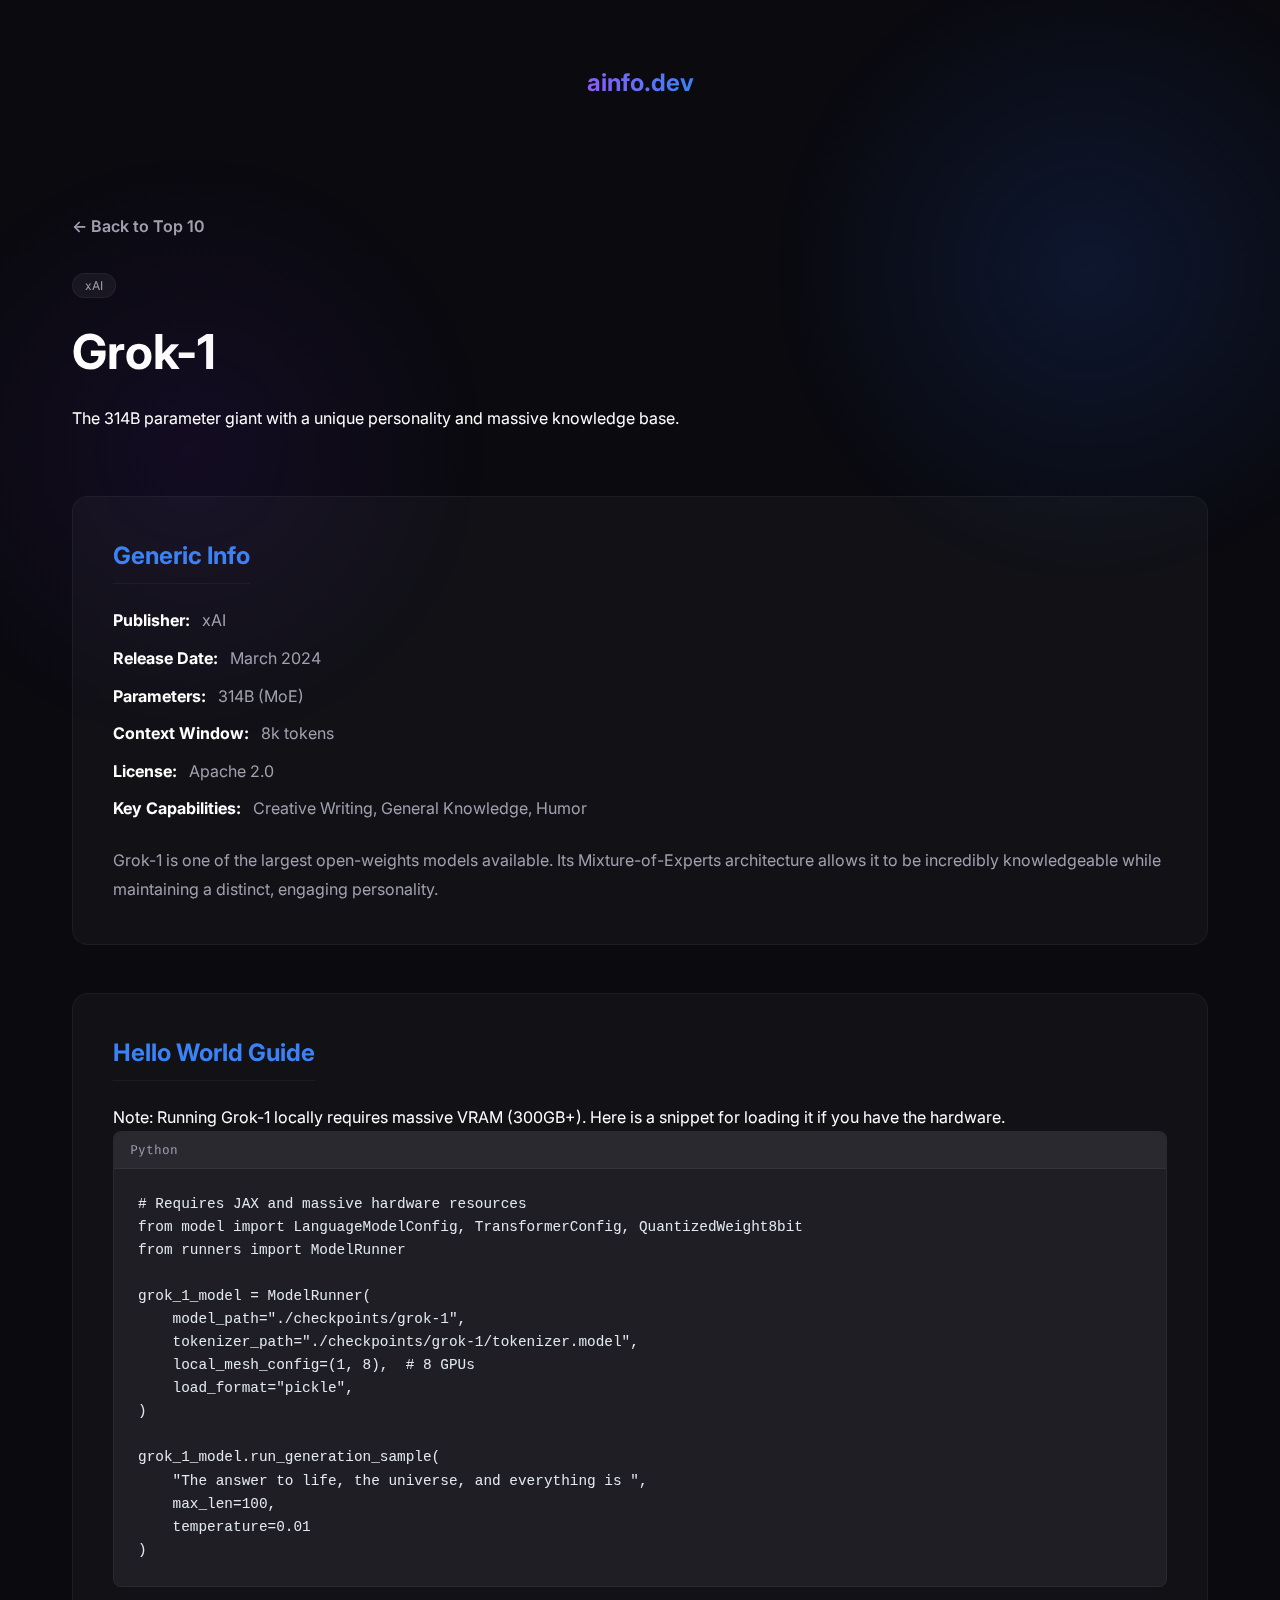
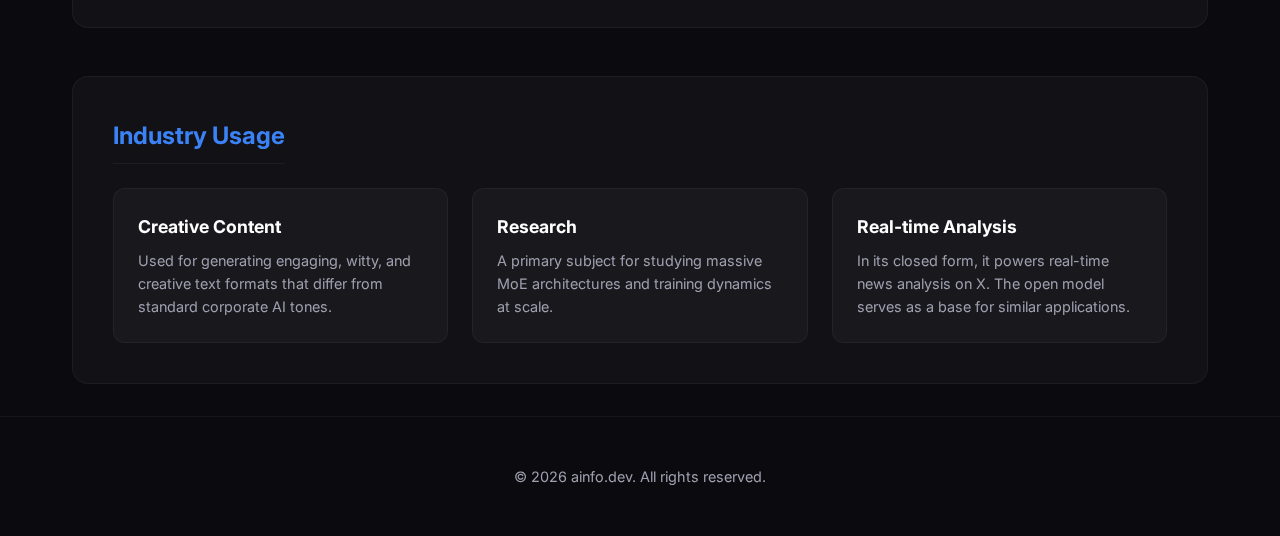
<file: grok-1.html>
<!DOCTYPE html>
<html lang="en">
<head>
    <meta charset="UTF-8">
    <meta name="viewport" content="width=device-width, initial-scale=1.0">
    <title>Grok-1 Details - Top Open Source LLM | ainfo.dev</title>
    <meta name="description" content="Deep dive into Grok-1: xAI's massive MoE model.">
    <meta property="og:title" content="Grok-1 Details - Top Open Source LLM">
    <meta property="og:description" content="Deep dive into Grok-1: xAI's massive MoE model.">
    <meta property="og:type" content="article">
    <meta property="og:url" content="https://ainfo.dev/grok-1.html">
    <link rel="preconnect" href="https://fonts.googleapis.com">
    <link rel="preconnect" href="https://fonts.gstatic.com" crossorigin>
    <link href="https://fonts.googleapis.com/css2?family=Inter:wght@300;400;600;700&family=Fira+Code:wght@400&display=swap" rel="stylesheet">
    <link rel="stylesheet" href="style.css">
</head>
<body>
    <div class="background-gradient"></div>
    
    <header>
        <nav class="container">
            <a href="index.html" class="logo">ainfo.dev</a>
        </nav>
    </header>

    <main class="container detail-page">
        <a href="index.html" class="back-link">← Back to Top 10</a>
        
        <section class="hero-detail">
            <span class="badge xai">xAI</span>
            <h1>Grok-1</h1>
            <p class="subtitle">The 314B parameter giant with a unique personality and massive knowledge base.</p>
        </section>

        <div class="content-grid">
            <section class="info-card">
                <h2>Generic Info</h2>
                <ul class="specs-list">
                    <li><strong>Publisher:</strong> xAI</li>
                    <li><strong>Release Date:</strong> March 2024</li>
                    <li><strong>Parameters:</strong> 314B (MoE)</li>
                    <li><strong>Context Window:</strong> 8k tokens</li>
                    <li><strong>License:</strong> Apache 2.0</li>
                    <li><strong>Key Capabilities:</strong> Creative Writing, General Knowledge, Humor</li>
                </ul>
                <p class="summary">
                    Grok-1 is one of the largest open-weights models available. Its Mixture-of-Experts architecture allows it to be incredibly knowledgeable while maintaining a distinct, engaging personality.
                </p>
            </section>

            <section class="info-card">
                <h2>Hello World Guide</h2>
                <p>Note: Running Grok-1 locally requires massive VRAM (300GB+). Here is a snippet for loading it if you have the hardware.</p>
                <div class="code-block">
                    <div class="code-header">Python</div>
                    <pre><code class="language-python"># Requires JAX and massive hardware resources
from model import LanguageModelConfig, TransformerConfig, QuantizedWeight8bit
from runners import ModelRunner

grok_1_model = ModelRunner(
    model_path="./checkpoints/grok-1",
    tokenizer_path="./checkpoints/grok-1/tokenizer.model",
    local_mesh_config=(1, 8),  # 8 GPUs
    load_format="pickle",
)

grok_1_model.run_generation_sample(
    "The answer to life, the universe, and everything is ", 
    max_len=100, 
    temperature=0.01
)
</code></pre>
                </div>
            </section>

            <section class="info-card">
                <h2>Industry Usage</h2>
                <div class="usage-grid">
                    <div class="usage-item">
                        <h3>Creative Content</h3>
                        <p>Used for generating engaging, witty, and creative text formats that differ from standard corporate AI tones.</p>
                    </div>
                    <div class="usage-item">
                        <h3>Research</h3>
                        <p>A primary subject for studying massive MoE architectures and training dynamics at scale.</p>
                    </div>
                    <div class="usage-item">
                        <h3>Real-time Analysis</h3>
                        <p>In its closed form, it powers real-time news analysis on X. The open model serves as a base for similar applications.</p>
                    </div>
                </div>
            </section>
        </div>
    </main>

    <footer>
        <div class="container">
            <p>&copy; <span id="year">2025</span> ainfo.dev. All rights reserved.</p>
        </div>
    </footer>

    <script src="script.js"></script>
</body>
</html>
</file>
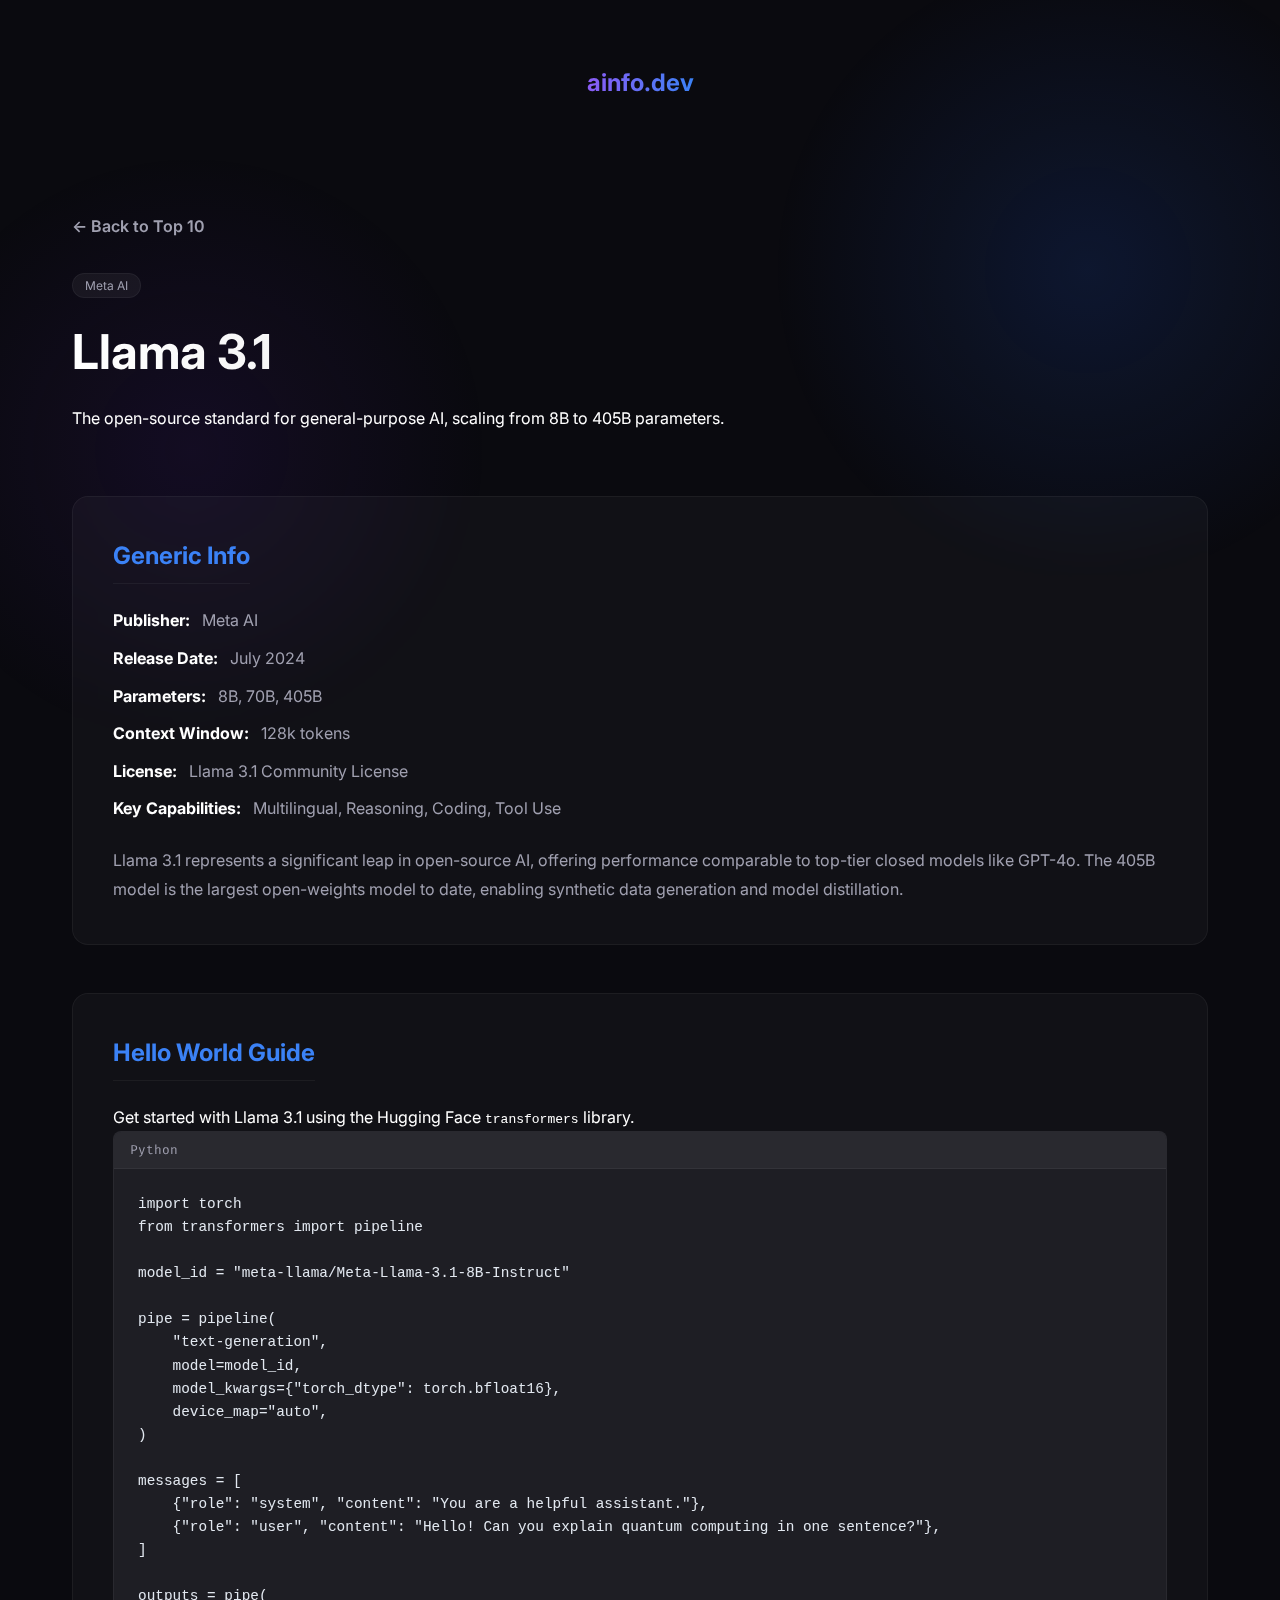
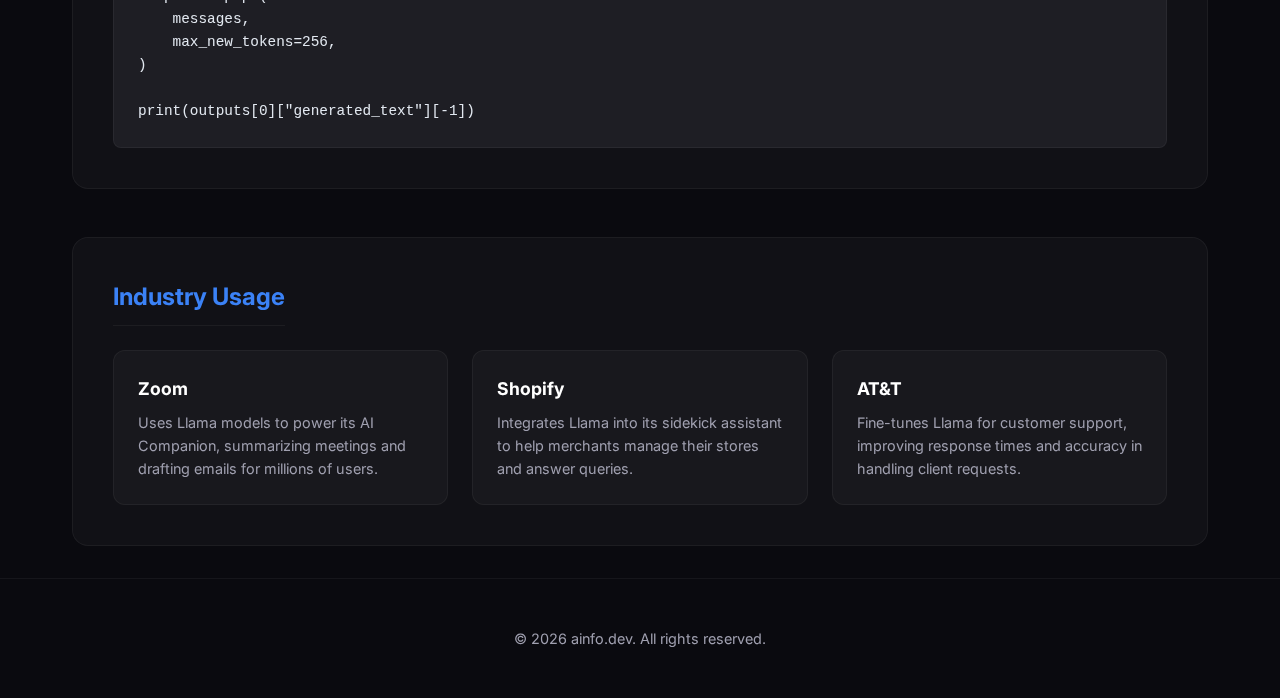
<file: llama-3-1.html>
<!DOCTYPE html>
<html lang="en">
<head>
    <meta charset="UTF-8">
    <meta name="viewport" content="width=device-width, initial-scale=1.0">
    <title>Llama 3.1 Details - Top Open Source LLM | ainfo.dev</title>
    <meta name="description" content="Deep dive into Llama 3.1: Specs, Hello World code guide, and industry usage case studies.">
    <meta property="og:title" content="Llama 3.1 Details - Top Open Source LLM">
    <meta property="og:description" content="Deep dive into Llama 3.1: Specs, Hello World code guide, and industry usage case studies.">
    <meta property="og:type" content="article">
    <meta property="og:url" content="https://ainfo.dev/llama-3-1.html">
    <link rel="preconnect" href="https://fonts.googleapis.com">
    <link rel="preconnect" href="https://fonts.gstatic.com" crossorigin>
    <link href="https://fonts.googleapis.com/css2?family=Inter:wght@300;400;600;700&family=Fira+Code:wght@400&display=swap" rel="stylesheet">
    <link rel="stylesheet" href="style.css">
</head>
<body>
    <div class="background-gradient"></div>
    
    <header>
        <nav class="container">
            <a href="index.html" class="logo">ainfo.dev</a>
        </nav>
    </header>

    <main class="container detail-page">
        <a href="index.html" class="back-link">← Back to Top 10</a>
        
        <section class="hero-detail">
            <span class="badge meta">Meta AI</span>
            <h1>Llama 3.1</h1>
            <p class="subtitle">The open-source standard for general-purpose AI, scaling from 8B to 405B parameters.</p>
        </section>

        <div class="content-grid">
            <section class="info-card">
                <h2>Generic Info</h2>
                <ul class="specs-list">
                    <li><strong>Publisher:</strong> Meta AI</li>
                    <li><strong>Release Date:</strong> July 2024</li>
                    <li><strong>Parameters:</strong> 8B, 70B, 405B</li>
                    <li><strong>Context Window:</strong> 128k tokens</li>
                    <li><strong>License:</strong> Llama 3.1 Community License</li>
                    <li><strong>Key Capabilities:</strong> Multilingual, Reasoning, Coding, Tool Use</li>
                </ul>
                <p class="summary">
                    Llama 3.1 represents a significant leap in open-source AI, offering performance comparable to top-tier closed models like GPT-4o. The 405B model is the largest open-weights model to date, enabling synthetic data generation and model distillation.
                </p>
            </section>

            <section class="info-card">
                <h2>Hello World Guide</h2>
                <p>Get started with Llama 3.1 using the Hugging Face <code>transformers</code> library.</p>
                <div class="code-block">
                    <div class="code-header">Python</div>
                    <pre><code class="language-python">import torch
from transformers import pipeline

model_id = "meta-llama/Meta-Llama-3.1-8B-Instruct"

pipe = pipeline(
    "text-generation",
    model=model_id,
    model_kwargs={"torch_dtype": torch.bfloat16},
    device_map="auto",
)

messages = [
    {"role": "system", "content": "You are a helpful assistant."},
    {"role": "user", "content": "Hello! Can you explain quantum computing in one sentence?"},
]

outputs = pipe(
    messages,
    max_new_tokens=256,
)

print(outputs[0]["generated_text"][-1])
</code></pre>
                </div>
            </section>

            <section class="info-card">
                <h2>Industry Usage</h2>
                <div class="usage-grid">
                    <div class="usage-item">
                        <h3>Zoom</h3>
                        <p>Uses Llama models to power its AI Companion, summarizing meetings and drafting emails for millions of users.</p>
                    </div>
                    <div class="usage-item">
                        <h3>Shopify</h3>
                        <p>Integrates Llama into its sidekick assistant to help merchants manage their stores and answer queries.</p>
                    </div>
                    <div class="usage-item">
                        <h3>AT&T</h3>
                        <p>Fine-tunes Llama for customer support, improving response times and accuracy in handling client requests.</p>
                    </div>
                </div>
            </section>
        </div>
    </main>

    <footer>
        <div class="container">
            <p>&copy; <span id="year">2025</span> ainfo.dev. All rights reserved.</p>
        </div>
    </footer>

    <script src="script.js"></script>
</body>
</html>
</file>
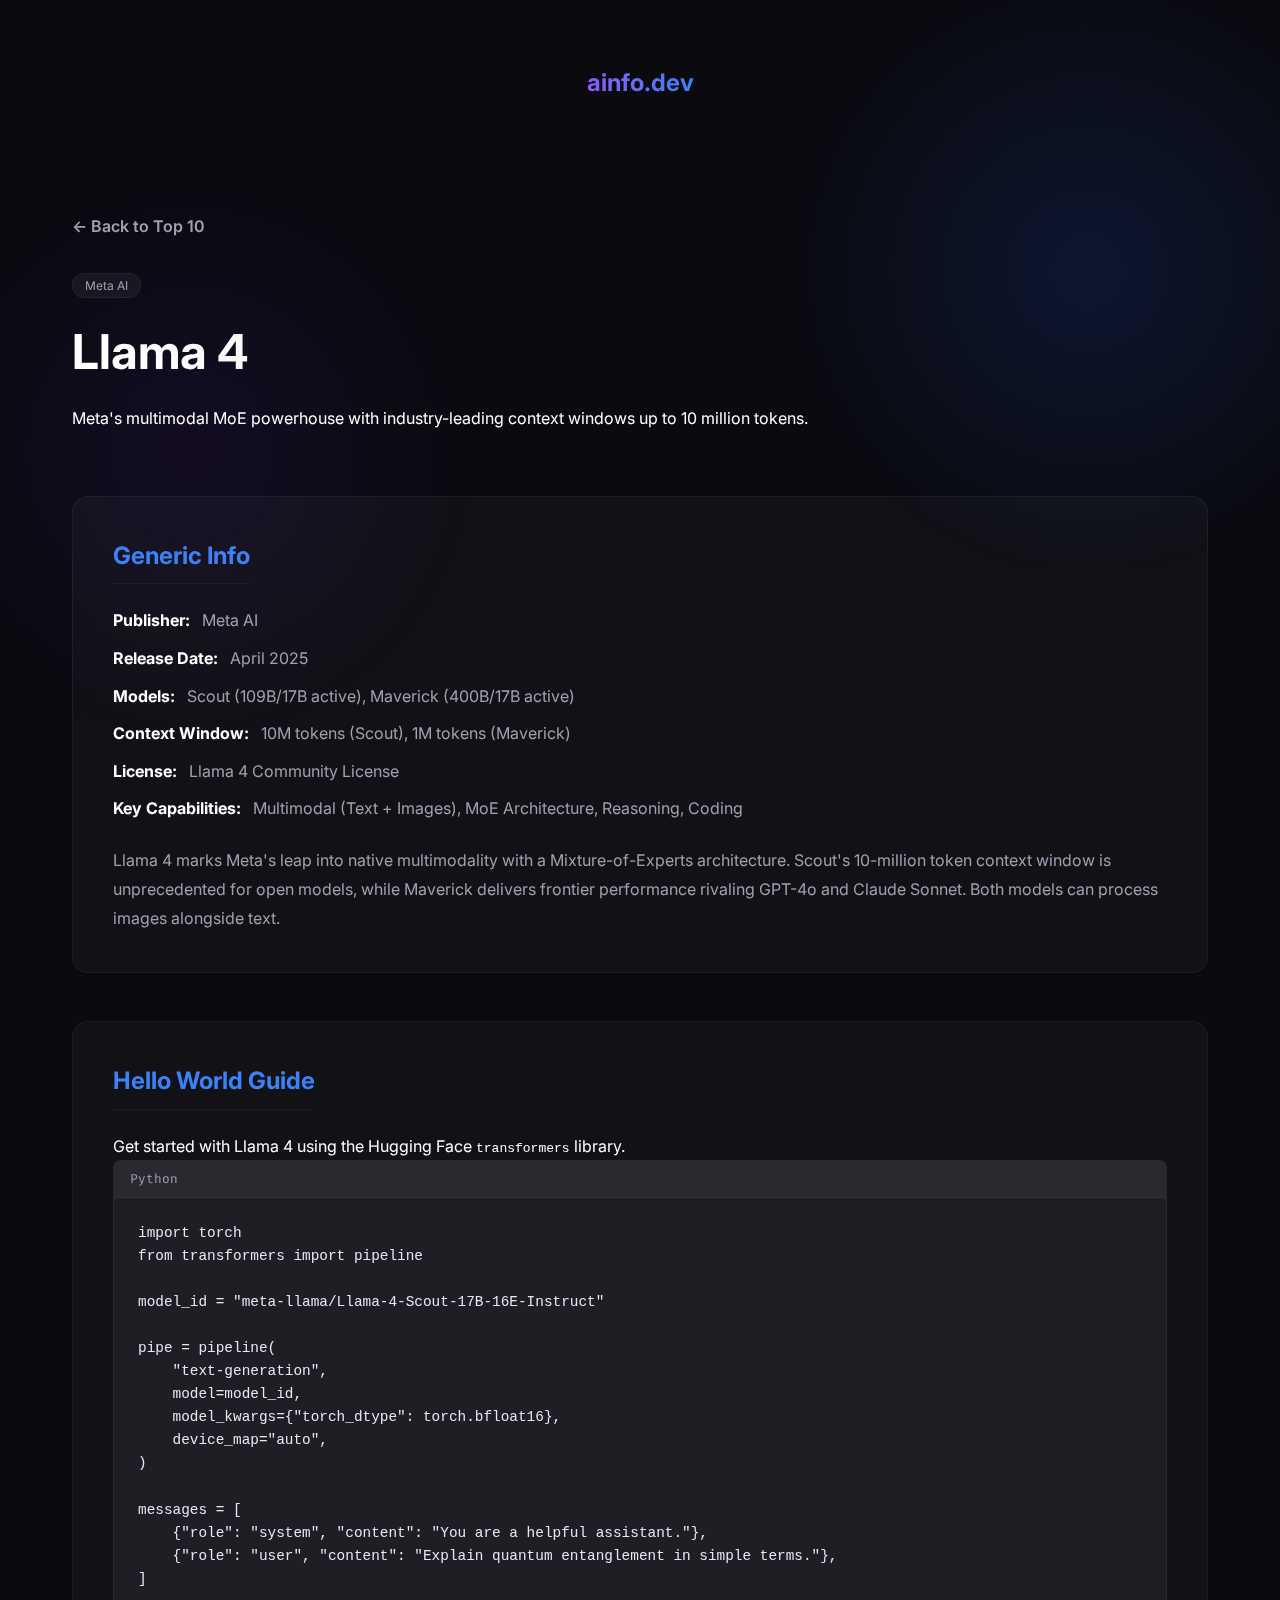
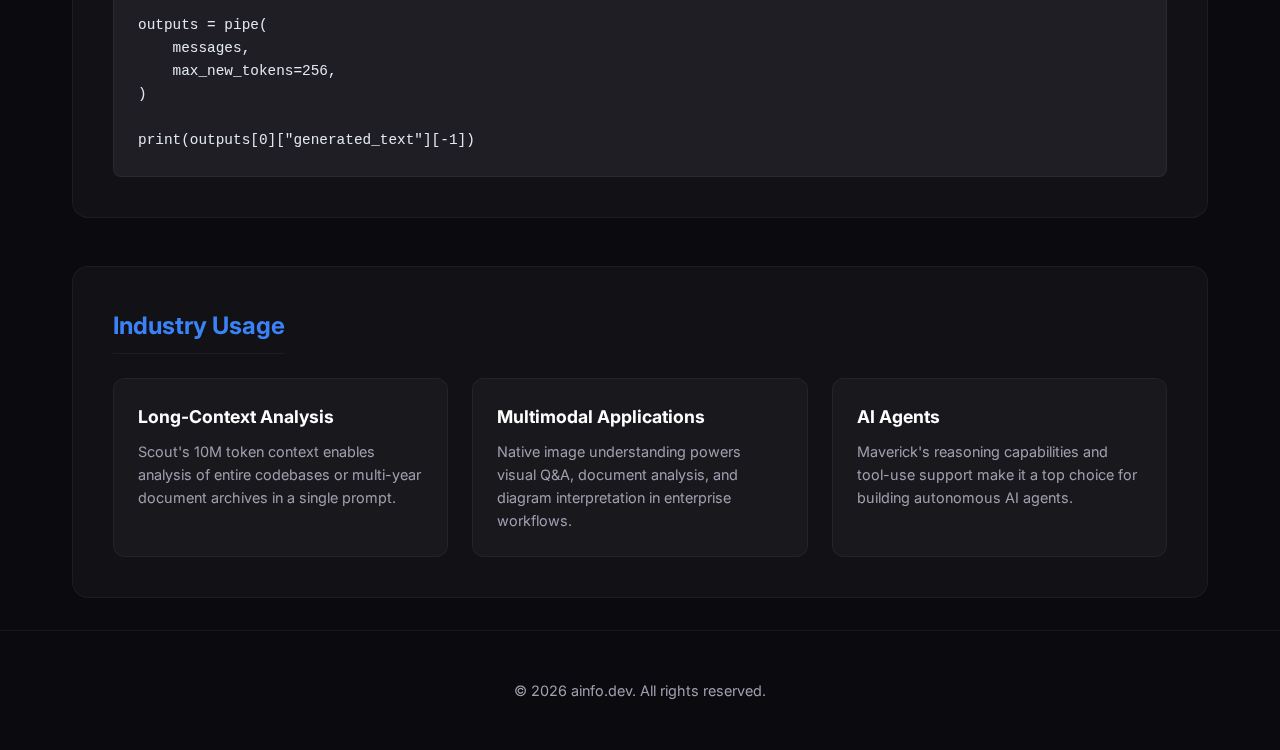
<file: llama-4.html>
<!DOCTYPE html>
<html lang="en">
<head>
    <meta charset="UTF-8">
    <meta name="viewport" content="width=device-width, initial-scale=1.0">
    <title>Llama 4 Details - Top Open Source LLM | ainfo.dev</title>
    <meta name="description" content="Deep dive into Llama 4: Meta's multimodal flagship with Scout and Maverick variants, Hello World code guide, and industry usage.">
    <meta property="og:title" content="Llama 4 Details - Top Open Source LLM">
    <meta property="og:description" content="Deep dive into Llama 4: Meta's multimodal flagship with Scout and Maverick variants.">
    <meta property="og:type" content="article">
    <meta property="og:url" content="https://ainfo.dev/llama-4.html">
    <link rel="preconnect" href="https://fonts.googleapis.com">
    <link rel="preconnect" href="https://fonts.gstatic.com" crossorigin>
    <link href="https://fonts.googleapis.com/css2?family=Inter:wght@300;400;600;700&family=Fira+Code:wght@400&display=swap" rel="stylesheet">
    <link rel="stylesheet" href="style.css">
</head>
<body>
    <div class="background-gradient"></div>
    
    <header>
        <nav class="container">
            <a href="index.html" class="logo">ainfo.dev</a>
        </nav>
    </header>

    <main class="container detail-page">
        <a href="index.html" class="back-link">← Back to Top 10</a>
        
        <section class="hero-detail">
            <span class="badge meta">Meta AI</span>
            <h1>Llama 4</h1>
            <p class="subtitle">Meta's multimodal MoE powerhouse with industry-leading context windows up to 10 million tokens.</p>
        </section>

        <div class="content-grid">
            <section class="info-card">
                <h2>Generic Info</h2>
                <ul class="specs-list">
                    <li><strong>Publisher:</strong> Meta AI</li>
                    <li><strong>Release Date:</strong> April 2025</li>
                    <li><strong>Models:</strong> Scout (109B/17B active), Maverick (400B/17B active)</li>
                    <li><strong>Context Window:</strong> 10M tokens (Scout), 1M tokens (Maverick)</li>
                    <li><strong>License:</strong> Llama 4 Community License</li>
                    <li><strong>Key Capabilities:</strong> Multimodal (Text + Images), MoE Architecture, Reasoning, Coding</li>
                </ul>
                <p class="summary">
                    Llama 4 marks Meta's leap into native multimodality with a Mixture-of-Experts architecture. Scout's 10-million token context window is unprecedented for open models, while Maverick delivers frontier performance rivaling GPT-4o and Claude Sonnet. Both models can process images alongside text.
                </p>
            </section>

            <section class="info-card">
                <h2>Hello World Guide</h2>
                <p>Get started with Llama 4 using the Hugging Face <code>transformers</code> library.</p>
                <div class="code-block">
                    <div class="code-header">Python</div>
                    <pre><code class="language-python">import torch
from transformers import pipeline

model_id = "meta-llama/Llama-4-Scout-17B-16E-Instruct"

pipe = pipeline(
    "text-generation",
    model=model_id,
    model_kwargs={"torch_dtype": torch.bfloat16},
    device_map="auto",
)

messages = [
    {"role": "system", "content": "You are a helpful assistant."},
    {"role": "user", "content": "Explain quantum entanglement in simple terms."},
]

outputs = pipe(
    messages,
    max_new_tokens=256,
)

print(outputs[0]["generated_text"][-1])
</code></pre>
                </div>
            </section>

            <section class="info-card">
                <h2>Industry Usage</h2>
                <div class="usage-grid">
                    <div class="usage-item">
                        <h3>Long-Context Analysis</h3>
                        <p>Scout's 10M token context enables analysis of entire codebases or multi-year document archives in a single prompt.</p>
                    </div>
                    <div class="usage-item">
                        <h3>Multimodal Applications</h3>
                        <p>Native image understanding powers visual Q&A, document analysis, and diagram interpretation in enterprise workflows.</p>
                    </div>
                    <div class="usage-item">
                        <h3>AI Agents</h3>
                        <p>Maverick's reasoning capabilities and tool-use support make it a top choice for building autonomous AI agents.</p>
                    </div>
                </div>
            </section>
        </div>
    </main>

    <footer>
        <div class="container">
            <p>&copy; <span id="year">2026</span> ainfo.dev. All rights reserved.</p>
        </div>
    </footer>

    <script src="script.js"></script>
</body>
</html>
</code></pre>
</file>
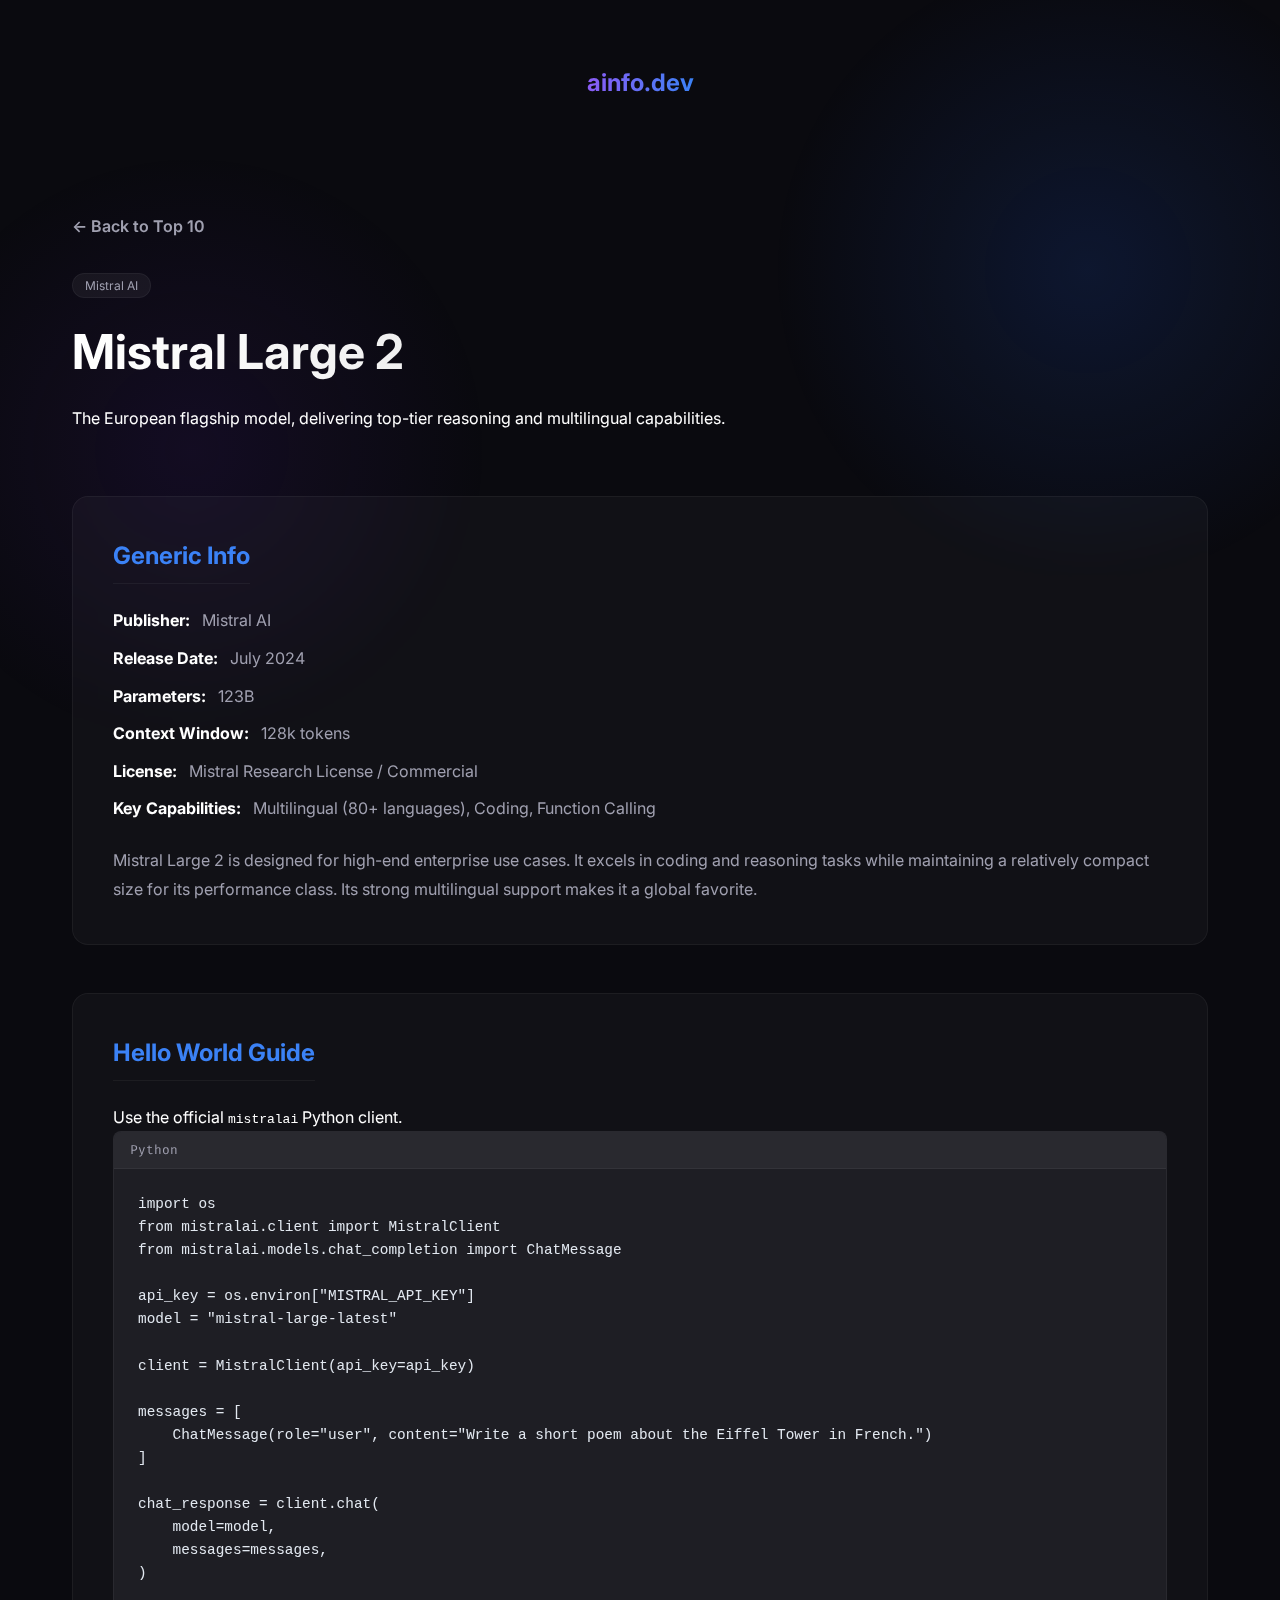
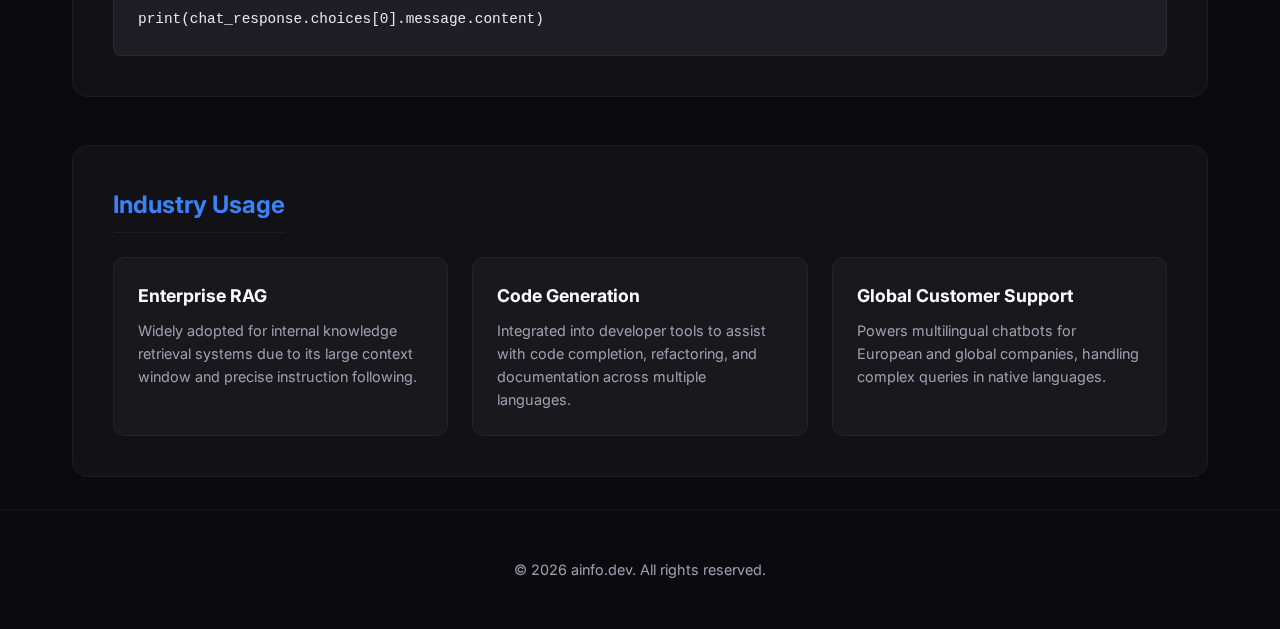
<file: mistral-large-2.html>
<!DOCTYPE html>
<html lang="en">
<head>
    <meta charset="UTF-8">
    <meta name="viewport" content="width=device-width, initial-scale=1.0">
    <title>Mistral Large 2 Details - Top Open Source LLM | ainfo.dev</title>
    <meta name="description" content="Deep dive into Mistral Large 2: Specs, usage guide, and enterprise adoption.">
    <meta property="og:title" content="Mistral Large 2 Details - Top Open Source LLM">
    <meta property="og:description" content="Deep dive into Mistral Large 2: Specs, usage guide, and enterprise adoption.">
    <meta property="og:type" content="article">
    <meta property="og:url" content="https://ainfo.dev/mistral-large-2.html">
    <link rel="preconnect" href="https://fonts.googleapis.com">
    <link rel="preconnect" href="https://fonts.gstatic.com" crossorigin>
    <link href="https://fonts.googleapis.com/css2?family=Inter:wght@300;400;600;700&family=Fira+Code:wght@400&display=swap" rel="stylesheet">
    <link rel="stylesheet" href="style.css">
</head>
<body>
    <div class="background-gradient"></div>
    
    <header>
        <nav class="container">
            <a href="index.html" class="logo">ainfo.dev</a>
        </nav>
    </header>

    <main class="container detail-page">
        <a href="index.html" class="back-link">← Back to Top 10</a>
        
        <section class="hero-detail">
            <span class="badge mistral">Mistral AI</span>
            <h1>Mistral Large 2</h1>
            <p class="subtitle">The European flagship model, delivering top-tier reasoning and multilingual capabilities.</p>
        </section>

        <div class="content-grid">
            <section class="info-card">
                <h2>Generic Info</h2>
                <ul class="specs-list">
                    <li><strong>Publisher:</strong> Mistral AI</li>
                    <li><strong>Release Date:</strong> July 2024</li>
                    <li><strong>Parameters:</strong> 123B</li>
                    <li><strong>Context Window:</strong> 128k tokens</li>
                    <li><strong>License:</strong> Mistral Research License / Commercial</li>
                    <li><strong>Key Capabilities:</strong> Multilingual (80+ languages), Coding, Function Calling</li>
                </ul>
                <p class="summary">
                    Mistral Large 2 is designed for high-end enterprise use cases. It excels in coding and reasoning tasks while maintaining a relatively compact size for its performance class. Its strong multilingual support makes it a global favorite.
                </p>
            </section>

            <section class="info-card">
                <h2>Hello World Guide</h2>
                <p>Use the official <code>mistralai</code> Python client.</p>
                <div class="code-block">
                    <div class="code-header">Python</div>
                    <pre><code class="language-python">import os
from mistralai.client import MistralClient
from mistralai.models.chat_completion import ChatMessage

api_key = os.environ["MISTRAL_API_KEY"]
model = "mistral-large-latest"

client = MistralClient(api_key=api_key)

messages = [
    ChatMessage(role="user", content="Write a short poem about the Eiffel Tower in French.")
]

chat_response = client.chat(
    model=model,
    messages=messages,
)

print(chat_response.choices[0].message.content)
</code></pre>
                </div>
            </section>

            <section class="info-card">
                <h2>Industry Usage</h2>
                <div class="usage-grid">
                    <div class="usage-item">
                        <h3>Enterprise RAG</h3>
                        <p>Widely adopted for internal knowledge retrieval systems due to its large context window and precise instruction following.</p>
                    </div>
                    <div class="usage-item">
                        <h3>Code Generation</h3>
                        <p>Integrated into developer tools to assist with code completion, refactoring, and documentation across multiple languages.</p>
                    </div>
                    <div class="usage-item">
                        <h3>Global Customer Support</h3>
                        <p>Powers multilingual chatbots for European and global companies, handling complex queries in native languages.</p>
                    </div>
                </div>
            </section>
        </div>
    </main>

    <footer>
        <div class="container">
            <p>&copy; <span id="year">2025</span> ainfo.dev. All rights reserved.</p>
        </div>
    </footer>

    <script src="script.js"></script>
</body>
</html>
</file>
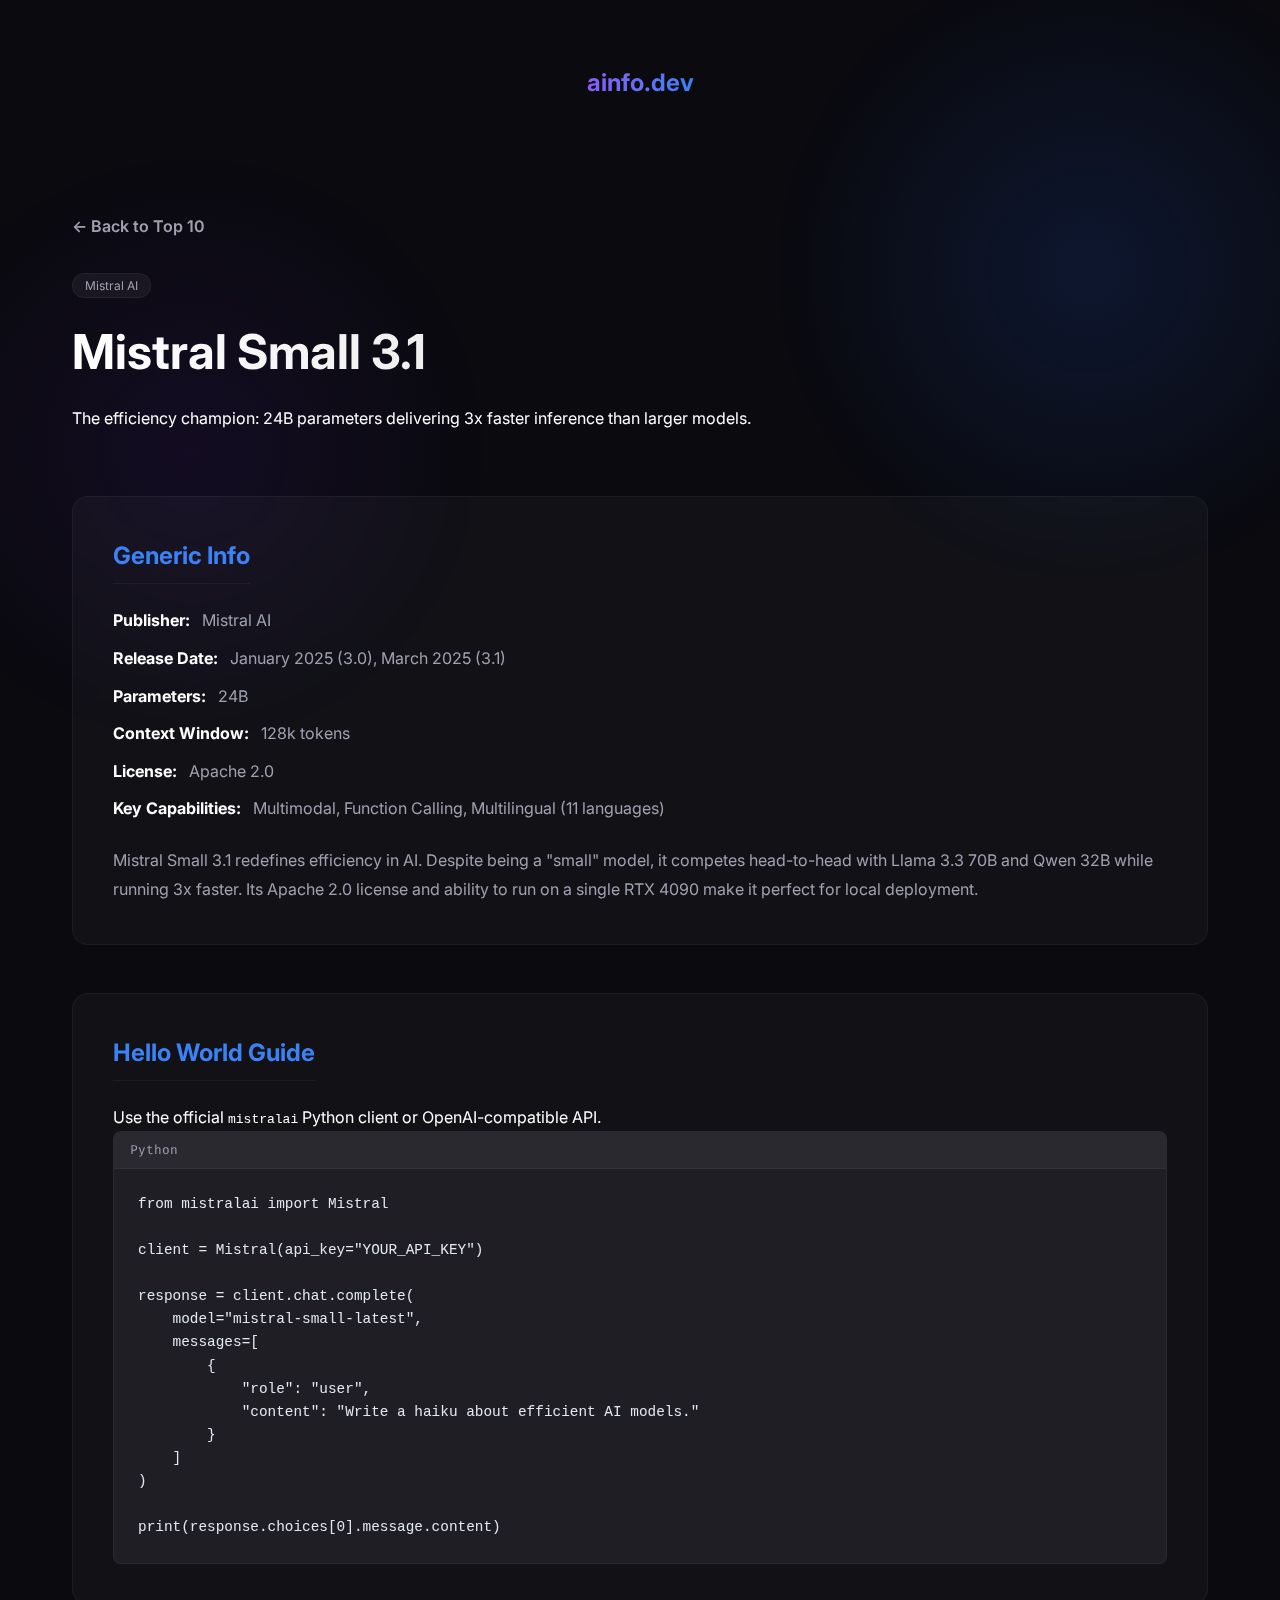
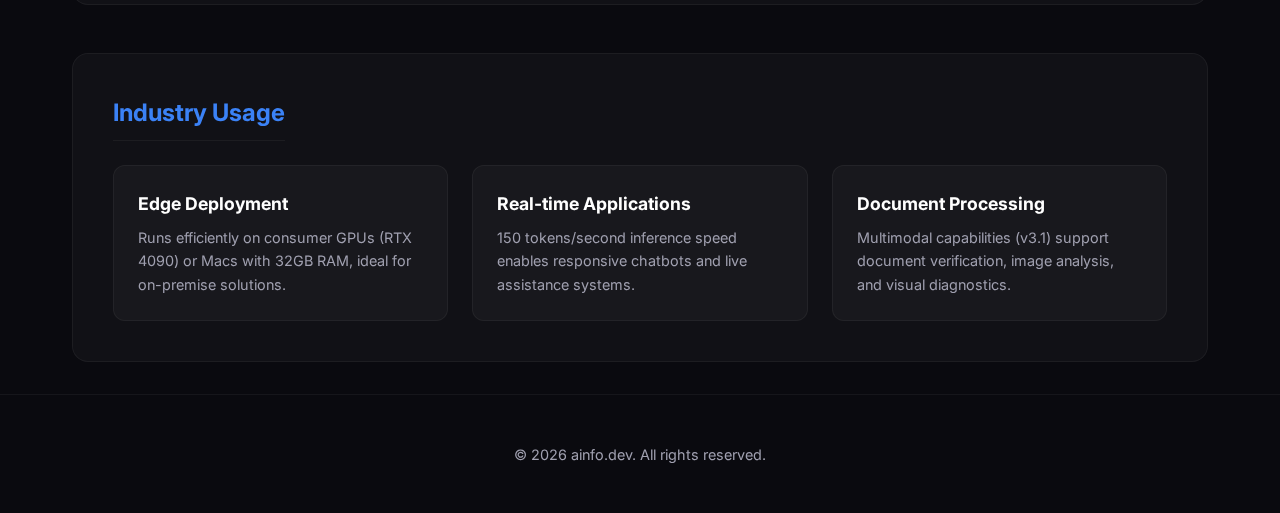
<file: mistral-small-3.html>
<!DOCTYPE html>
<html lang="en">
<head>
    <meta charset="UTF-8">
    <meta name="viewport" content="width=device-width, initial-scale=1.0">
    <title>Mistral Small 3.1 Details - Top Open Source LLM | ainfo.dev</title>
    <meta name="description" content="Deep dive into Mistral Small 3.1: The efficient 24B model with multimodal capabilities and Apache 2.0 license.">
    <meta property="og:title" content="Mistral Small 3.1 Details - Top Open Source LLM">
    <meta property="og:description" content="Deep dive into Mistral Small 3.1: The efficient 24B model with multimodal capabilities.">
    <meta property="og:type" content="article">
    <meta property="og:url" content="https://ainfo.dev/mistral-small-3.html">
    <link rel="preconnect" href="https://fonts.googleapis.com">
    <link rel="preconnect" href="https://fonts.gstatic.com" crossorigin>
    <link href="https://fonts.googleapis.com/css2?family=Inter:wght@300;400;600;700&family=Fira+Code:wght@400&display=swap" rel="stylesheet">
    <link rel="stylesheet" href="style.css">
</head>
<body>
    <div class="background-gradient"></div>
    
    <header>
        <nav class="container">
            <a href="index.html" class="logo">ainfo.dev</a>
        </nav>
    </header>

    <main class="container detail-page">
        <a href="index.html" class="back-link">← Back to Top 10</a>
        
        <section class="hero-detail">
            <span class="badge mistral">Mistral AI</span>
            <h1>Mistral Small 3.1</h1>
            <p class="subtitle">The efficiency champion: 24B parameters delivering 3x faster inference than larger models.</p>
        </section>

        <div class="content-grid">
            <section class="info-card">
                <h2>Generic Info</h2>
                <ul class="specs-list">
                    <li><strong>Publisher:</strong> Mistral AI</li>
                    <li><strong>Release Date:</strong> January 2025 (3.0), March 2025 (3.1)</li>
                    <li><strong>Parameters:</strong> 24B</li>
                    <li><strong>Context Window:</strong> 128k tokens</li>
                    <li><strong>License:</strong> Apache 2.0</li>
                    <li><strong>Key Capabilities:</strong> Multimodal, Function Calling, Multilingual (11 languages)</li>
                </ul>
                <p class="summary">
                    Mistral Small 3.1 redefines efficiency in AI. Despite being a "small" model, it competes head-to-head with Llama 3.3 70B and Qwen 32B while running 3x faster. Its Apache 2.0 license and ability to run on a single RTX 4090 make it perfect for local deployment.
                </p>
            </section>

            <section class="info-card">
                <h2>Hello World Guide</h2>
                <p>Use the official <code>mistralai</code> Python client or OpenAI-compatible API.</p>
                <div class="code-block">
                    <div class="code-header">Python</div>
                    <pre><code class="language-python">from mistralai import Mistral

client = Mistral(api_key="YOUR_API_KEY")

response = client.chat.complete(
    model="mistral-small-latest",
    messages=[
        {
            "role": "user",
            "content": "Write a haiku about efficient AI models."
        }
    ]
)

print(response.choices[0].message.content)
</code></pre>
                </div>
            </section>

            <section class="info-card">
                <h2>Industry Usage</h2>
                <div class="usage-grid">
                    <div class="usage-item">
                        <h3>Edge Deployment</h3>
                        <p>Runs efficiently on consumer GPUs (RTX 4090) or Macs with 32GB RAM, ideal for on-premise solutions.</p>
                    </div>
                    <div class="usage-item">
                        <h3>Real-time Applications</h3>
                        <p>150 tokens/second inference speed enables responsive chatbots and live assistance systems.</p>
                    </div>
                    <div class="usage-item">
                        <h3>Document Processing</h3>
                        <p>Multimodal capabilities (v3.1) support document verification, image analysis, and visual diagnostics.</p>
                    </div>
                </div>
            </section>
        </div>
    </main>

    <footer>
        <div class="container">
            <p>&copy; <span id="year">2026</span> ainfo.dev. All rights reserved.</p>
        </div>
    </footer>

    <script src="script.js"></script>
</body>
</html>
</file>
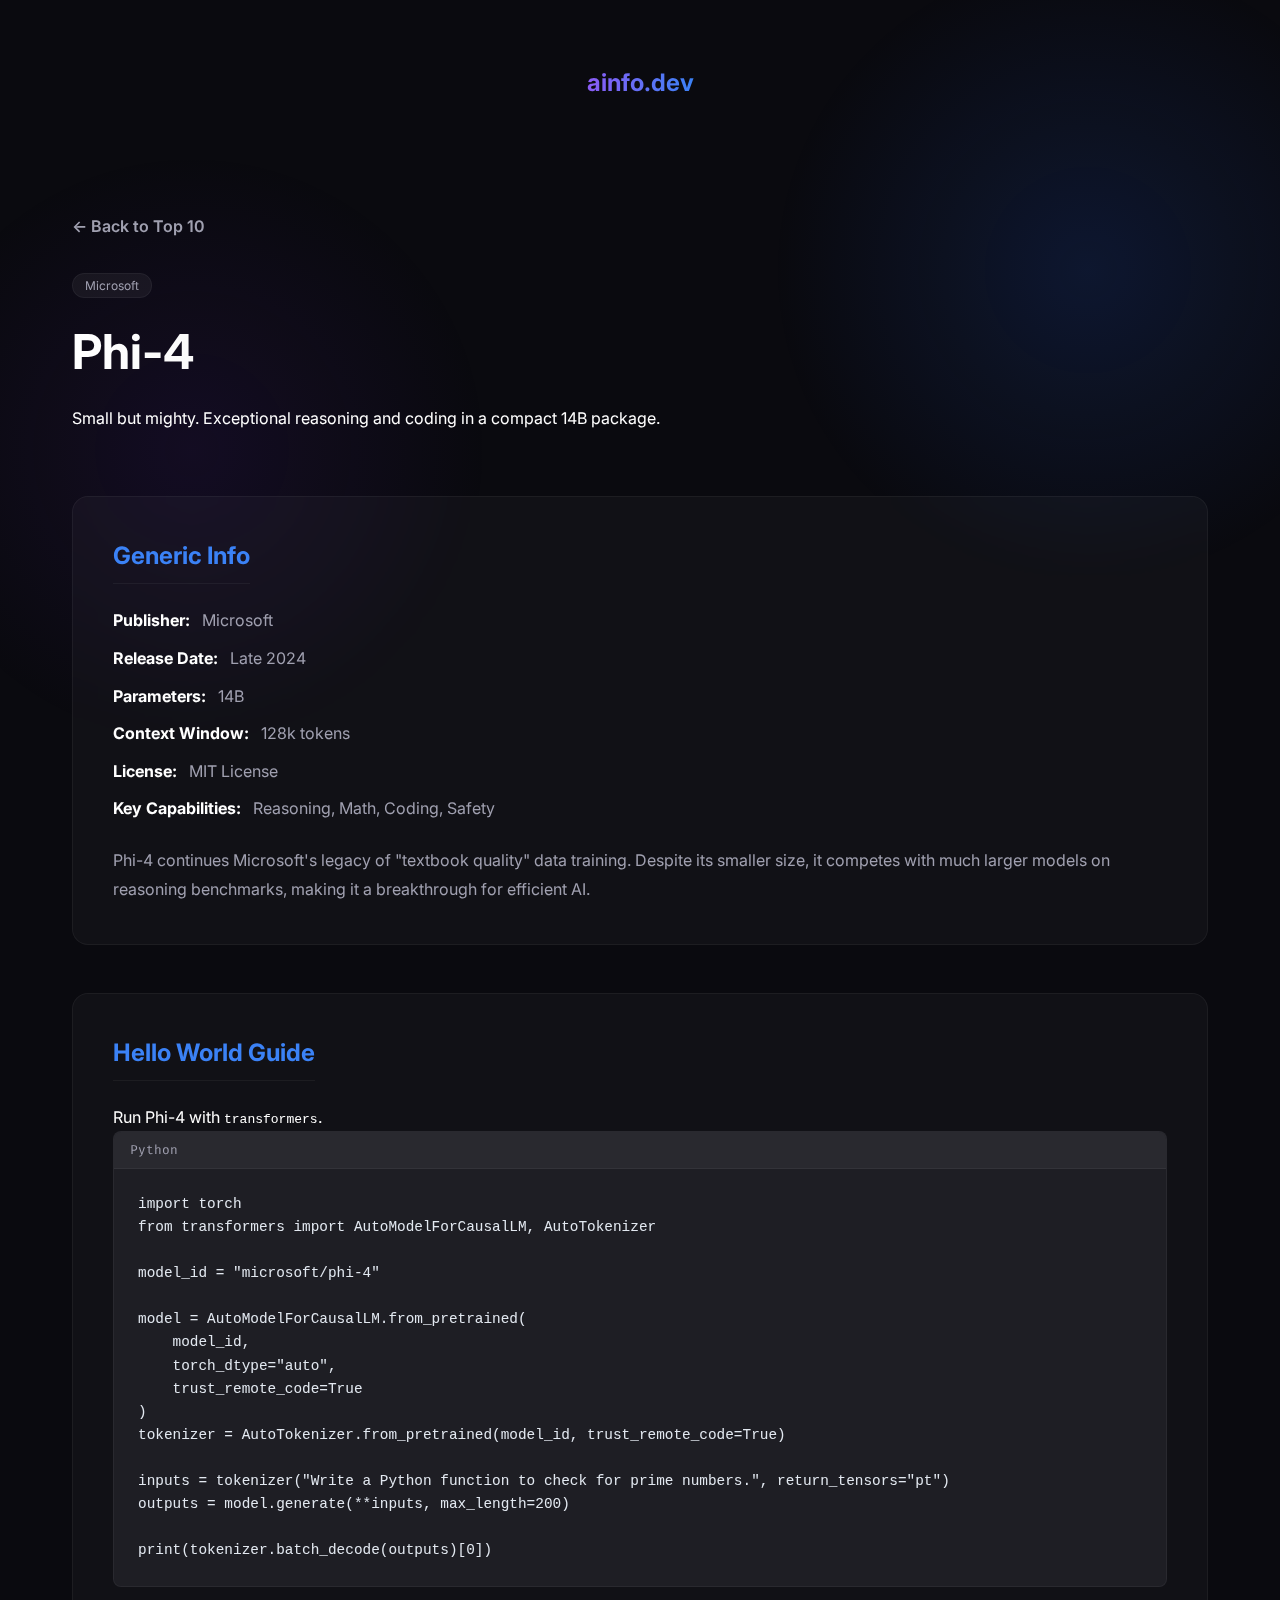
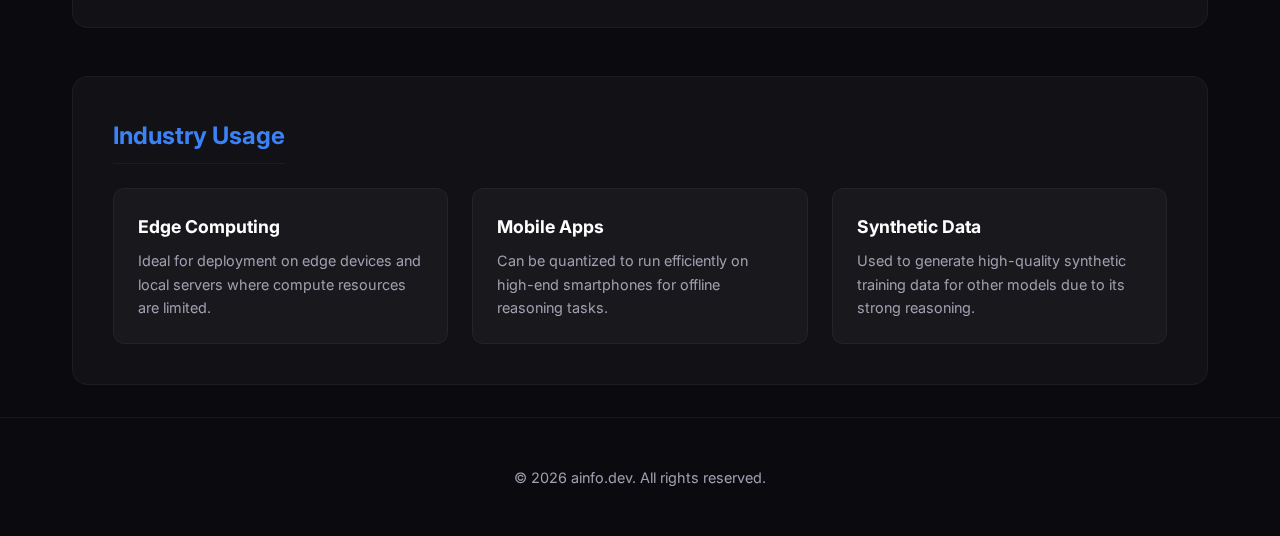
<file: phi-4.html>
<!DOCTYPE html>
<html lang="en">
<head>
    <meta charset="UTF-8">
    <meta name="viewport" content="width=device-width, initial-scale=1.0">
    <title>Phi-4 Details - Top Open Source LLM | ainfo.dev</title>
    <meta name="description" content="Deep dive into Phi-4: Microsoft's powerful small language model.">
    <meta property="og:title" content="Phi-4 Details - Top Open Source LLM">
    <meta property="og:description" content="Deep dive into Phi-4: Microsoft's powerful small language model.">
    <meta property="og:type" content="article">
    <meta property="og:url" content="https://ainfo.dev/phi-4.html">
    <link rel="preconnect" href="https://fonts.googleapis.com">
    <link rel="preconnect" href="https://fonts.gstatic.com" crossorigin>
    <link href="https://fonts.googleapis.com/css2?family=Inter:wght@300;400;600;700&family=Fira+Code:wght@400&display=swap" rel="stylesheet">
    <link rel="stylesheet" href="style.css">
</head>
<body>
    <div class="background-gradient"></div>
    
    <header>
        <nav class="container">
            <a href="index.html" class="logo">ainfo.dev</a>
        </nav>
    </header>

    <main class="container detail-page">
        <a href="index.html" class="back-link">← Back to Top 10</a>
        
        <section class="hero-detail">
            <span class="badge microsoft">Microsoft</span>
            <h1>Phi-4</h1>
            <p class="subtitle">Small but mighty. Exceptional reasoning and coding in a compact 14B package.</p>
        </section>

        <div class="content-grid">
            <section class="info-card">
                <h2>Generic Info</h2>
                <ul class="specs-list">
                    <li><strong>Publisher:</strong> Microsoft</li>
                    <li><strong>Release Date:</strong> Late 2024</li>
                    <li><strong>Parameters:</strong> 14B</li>
                    <li><strong>Context Window:</strong> 128k tokens</li>
                    <li><strong>License:</strong> MIT License</li>
                    <li><strong>Key Capabilities:</strong> Reasoning, Math, Coding, Safety</li>
                </ul>
                <p class="summary">
                    Phi-4 continues Microsoft's legacy of "textbook quality" data training. Despite its smaller size, it competes with much larger models on reasoning benchmarks, making it a breakthrough for efficient AI.
                </p>
            </section>

            <section class="info-card">
                <h2>Hello World Guide</h2>
                <p>Run Phi-4 with <code>transformers</code>.</p>
                <div class="code-block">
                    <div class="code-header">Python</div>
                    <pre><code class="language-python">import torch
from transformers import AutoModelForCausalLM, AutoTokenizer

model_id = "microsoft/phi-4"

model = AutoModelForCausalLM.from_pretrained(
    model_id, 
    torch_dtype="auto", 
    trust_remote_code=True
)
tokenizer = AutoTokenizer.from_pretrained(model_id, trust_remote_code=True)

inputs = tokenizer("Write a Python function to check for prime numbers.", return_tensors="pt")
outputs = model.generate(**inputs, max_length=200)

print(tokenizer.batch_decode(outputs)[0])
</code></pre>
                </div>
            </section>

            <section class="info-card">
                <h2>Industry Usage</h2>
                <div class="usage-grid">
                    <div class="usage-item">
                        <h3>Edge Computing</h3>
                        <p>Ideal for deployment on edge devices and local servers where compute resources are limited.</p>
                    </div>
                    <div class="usage-item">
                        <h3>Mobile Apps</h3>
                        <p>Can be quantized to run efficiently on high-end smartphones for offline reasoning tasks.</p>
                    </div>
                    <div class="usage-item">
                        <h3>Synthetic Data</h3>
                        <p>Used to generate high-quality synthetic training data for other models due to its strong reasoning.</p>
                    </div>
                </div>
            </section>
        </div>
    </main>

    <footer>
        <div class="container">
            <p>&copy; <span id="year">2025</span> ainfo.dev. All rights reserved.</p>
        </div>
    </footer>

    <script src="script.js"></script>
</body>
</html>
</file>
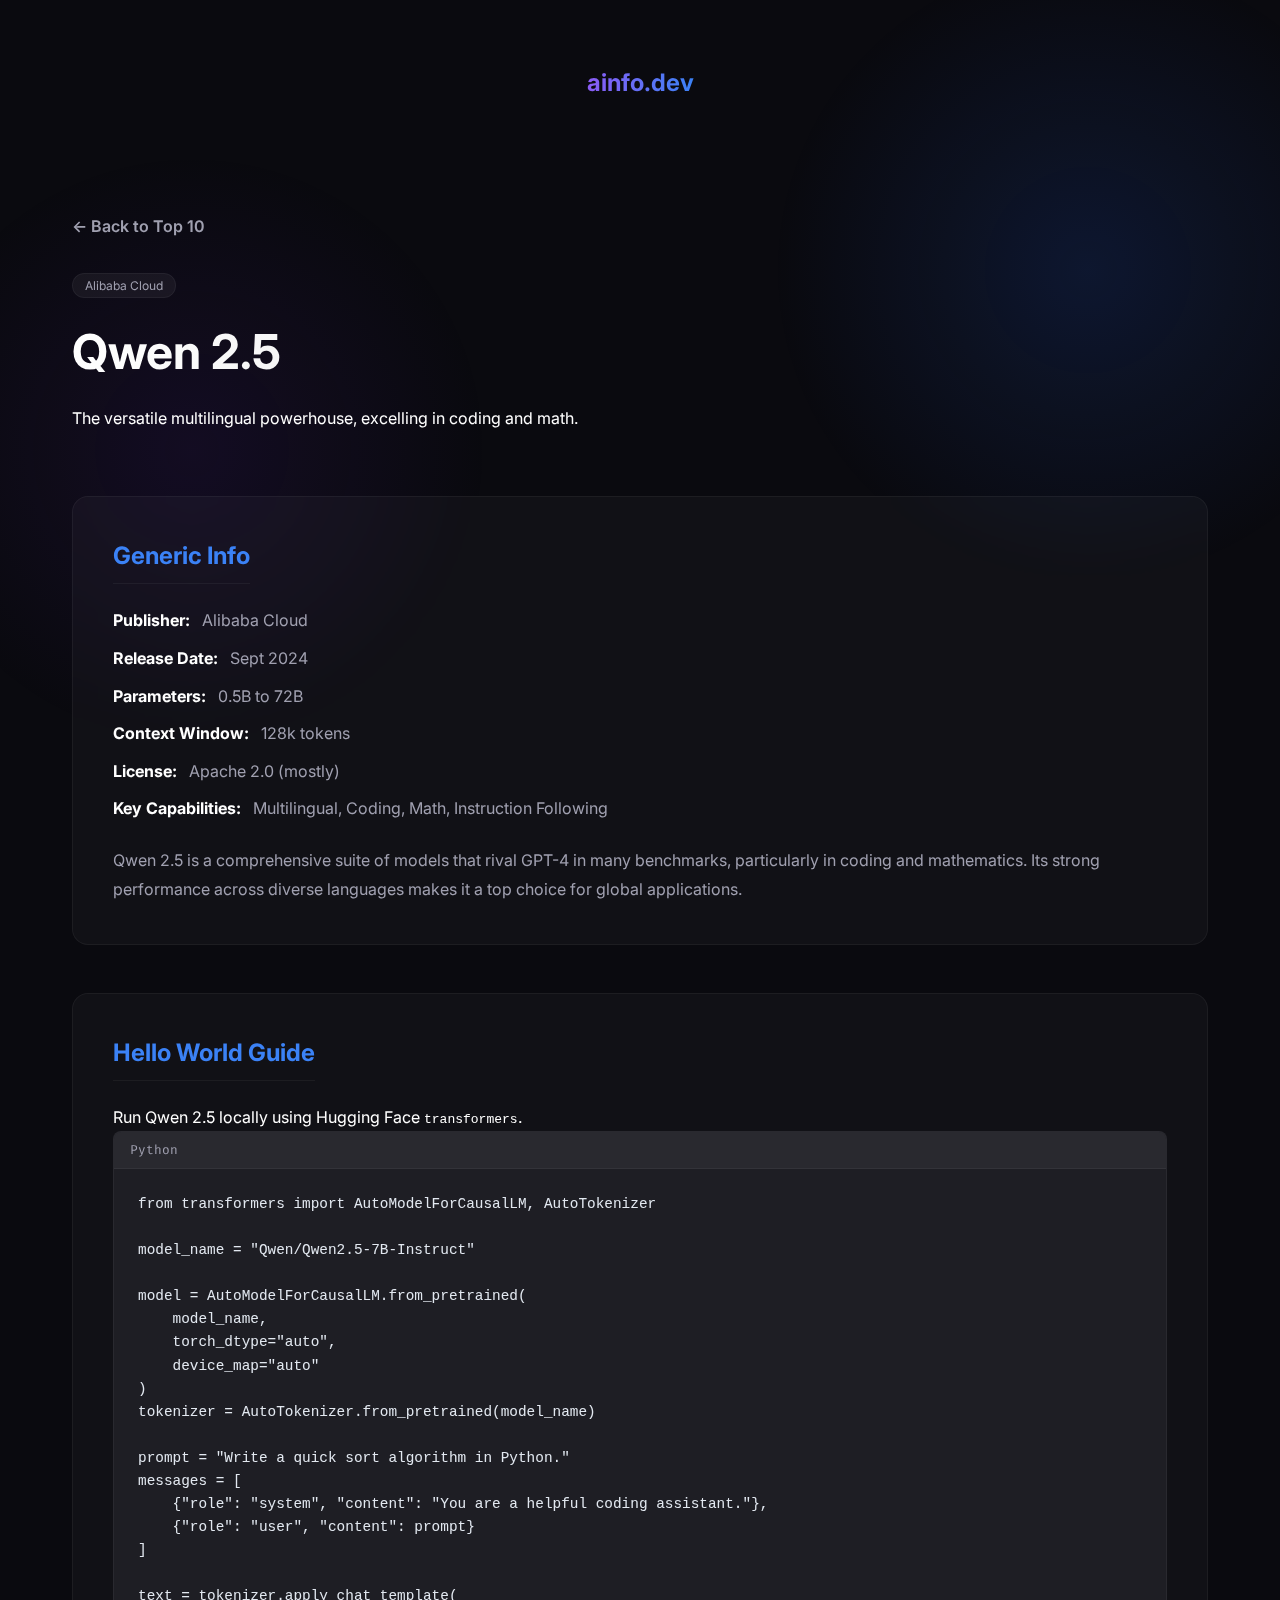
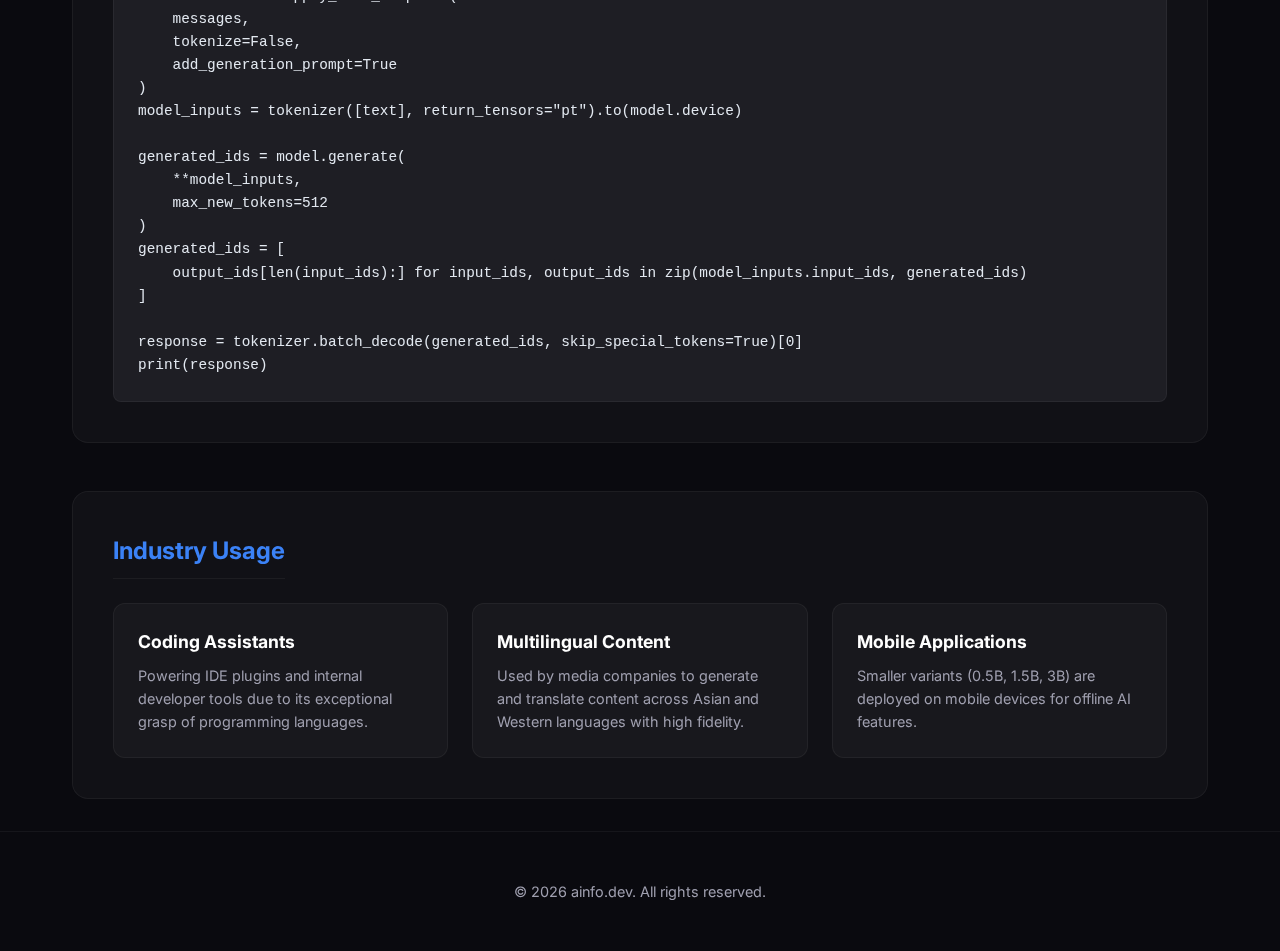
<file: qwen-2-5.html>
<!DOCTYPE html>
<html lang="en">
<head>
    <meta charset="UTF-8">
    <meta name="viewport" content="width=device-width, initial-scale=1.0">
    <title>Qwen 2.5 Details - Top Open Source LLM | ainfo.dev</title>
    <meta name="description" content="Deep dive into Qwen 2.5: Specs, Transformers code guide, and industry usage.">
    <meta property="og:title" content="Qwen 2.5 Details - Top Open Source LLM">
    <meta property="og:description" content="Deep dive into Qwen 2.5: Specs, Transformers code guide, and industry usage.">
    <meta property="og:type" content="article">
    <meta property="og:url" content="https://ainfo.dev/qwen-2-5.html">
    <link rel="preconnect" href="https://fonts.googleapis.com">
    <link rel="preconnect" href="https://fonts.gstatic.com" crossorigin>
    <link href="https://fonts.googleapis.com/css2?family=Inter:wght@300;400;600;700&family=Fira+Code:wght@400&display=swap" rel="stylesheet">
    <link rel="stylesheet" href="style.css">
</head>
<body>
    <div class="background-gradient"></div>
    
    <header>
        <nav class="container">
            <a href="index.html" class="logo">ainfo.dev</a>
        </nav>
    </header>

    <main class="container detail-page">
        <a href="index.html" class="back-link">← Back to Top 10</a>
        
        <section class="hero-detail">
            <span class="badge qwen">Alibaba Cloud</span>
            <h1>Qwen 2.5</h1>
            <p class="subtitle">The versatile multilingual powerhouse, excelling in coding and math.</p>
        </section>

        <div class="content-grid">
            <section class="info-card">
                <h2>Generic Info</h2>
                <ul class="specs-list">
                    <li><strong>Publisher:</strong> Alibaba Cloud</li>
                    <li><strong>Release Date:</strong> Sept 2024</li>
                    <li><strong>Parameters:</strong> 0.5B to 72B</li>
                    <li><strong>Context Window:</strong> 128k tokens</li>
                    <li><strong>License:</strong> Apache 2.0 (mostly)</li>
                    <li><strong>Key Capabilities:</strong> Multilingual, Coding, Math, Instruction Following</li>
                </ul>
                <p class="summary">
                    Qwen 2.5 is a comprehensive suite of models that rival GPT-4 in many benchmarks, particularly in coding and mathematics. Its strong performance across diverse languages makes it a top choice for global applications.
                </p>
            </section>

            <section class="info-card">
                <h2>Hello World Guide</h2>
                <p>Run Qwen 2.5 locally using Hugging Face <code>transformers</code>.</p>
                <div class="code-block">
                    <div class="code-header">Python</div>
                    <pre><code class="language-python">from transformers import AutoModelForCausalLM, AutoTokenizer

model_name = "Qwen/Qwen2.5-7B-Instruct"

model = AutoModelForCausalLM.from_pretrained(
    model_name,
    torch_dtype="auto",
    device_map="auto"
)
tokenizer = AutoTokenizer.from_pretrained(model_name)

prompt = "Write a quick sort algorithm in Python."
messages = [
    {"role": "system", "content": "You are a helpful coding assistant."},
    {"role": "user", "content": prompt}
]

text = tokenizer.apply_chat_template(
    messages,
    tokenize=False,
    add_generation_prompt=True
)
model_inputs = tokenizer([text], return_tensors="pt").to(model.device)

generated_ids = model.generate(
    **model_inputs,
    max_new_tokens=512
)
generated_ids = [
    output_ids[len(input_ids):] for input_ids, output_ids in zip(model_inputs.input_ids, generated_ids)
]

response = tokenizer.batch_decode(generated_ids, skip_special_tokens=True)[0]
print(response)
</code></pre>
                </div>
            </section>

            <section class="info-card">
                <h2>Industry Usage</h2>
                <div class="usage-grid">
                    <div class="usage-item">
                        <h3>Coding Assistants</h3>
                        <p>Powering IDE plugins and internal developer tools due to its exceptional grasp of programming languages.</p>
                    </div>
                    <div class="usage-item">
                        <h3>Multilingual Content</h3>
                        <p>Used by media companies to generate and translate content across Asian and Western languages with high fidelity.</p>
                    </div>
                    <div class="usage-item">
                        <h3>Mobile Applications</h3>
                        <p>Smaller variants (0.5B, 1.5B, 3B) are deployed on mobile devices for offline AI features.</p>
                    </div>
                </div>
            </section>
        </div>
    </main>

    <footer>
        <div class="container">
            <p>&copy; <span id="year">2025</span> ainfo.dev. All rights reserved.</p>
        </div>
    </footer>

    <script src="script.js"></script>
</body>
</html>
</file>
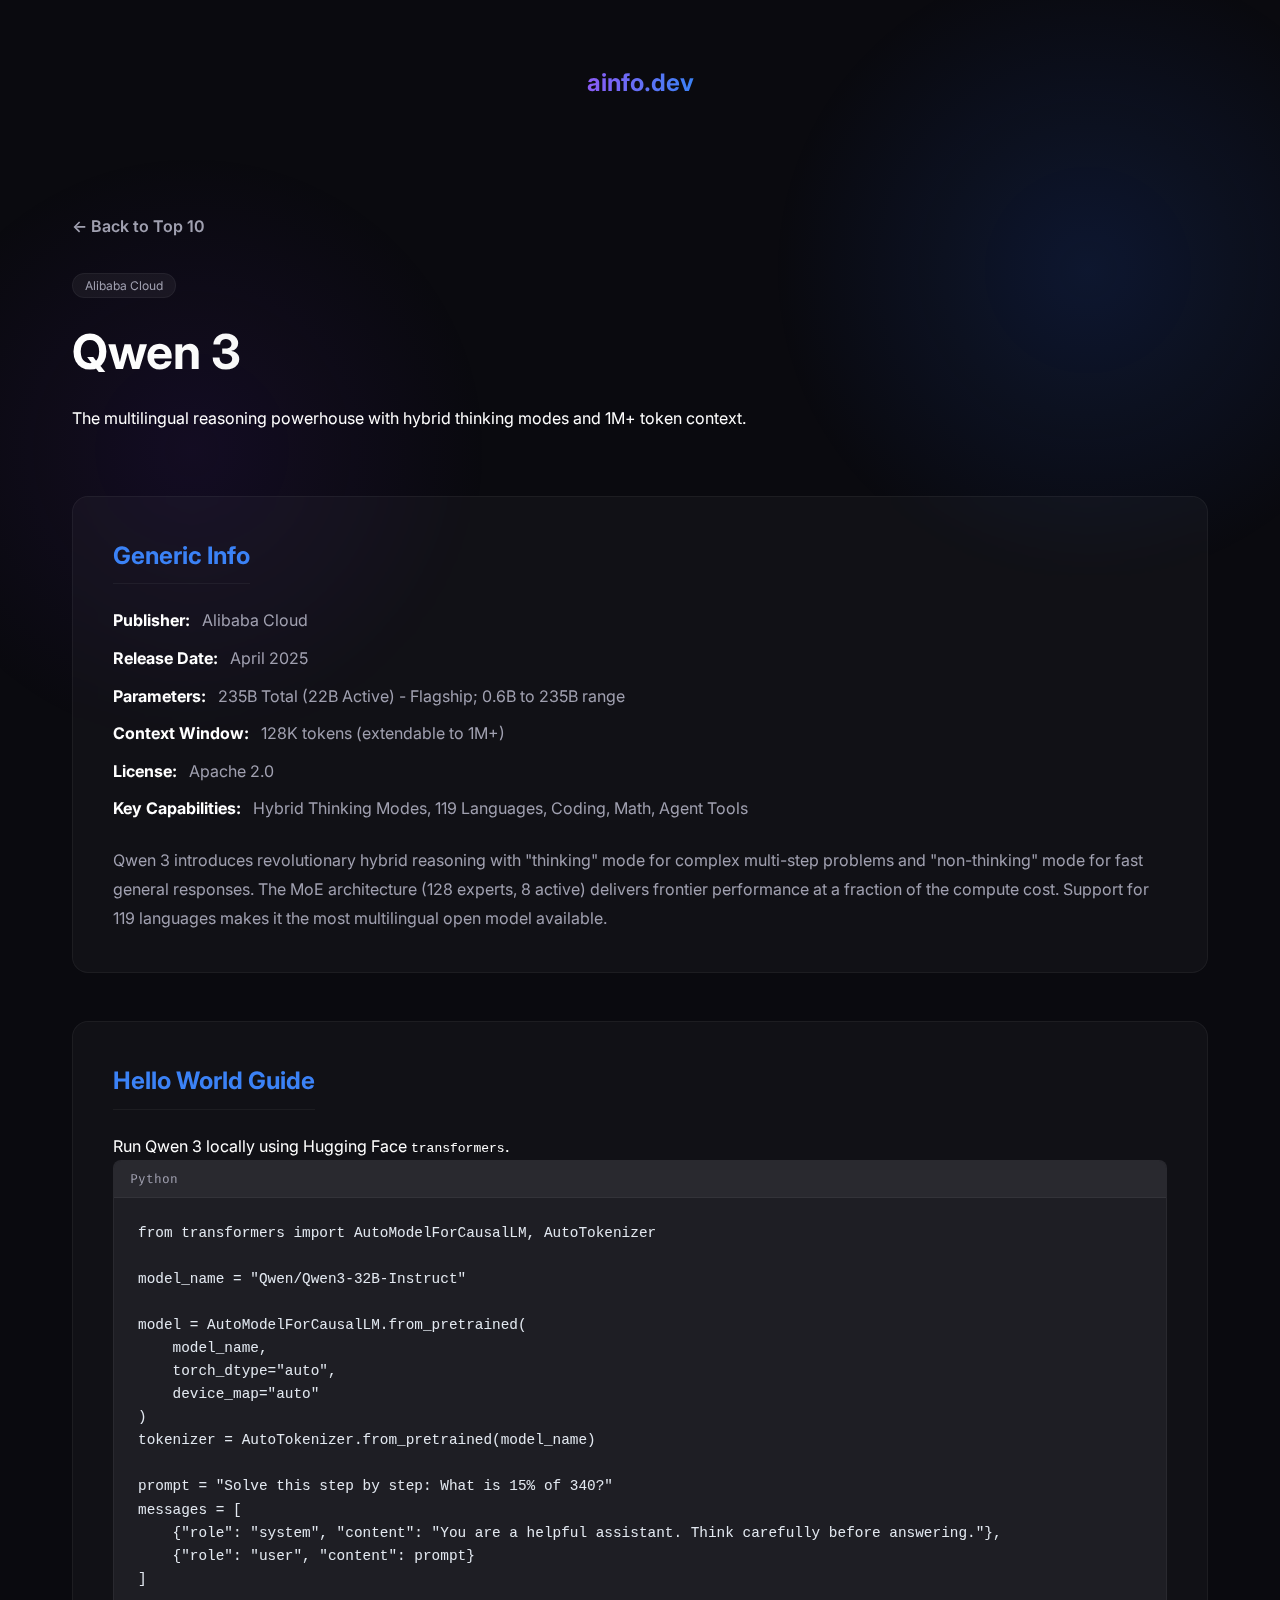
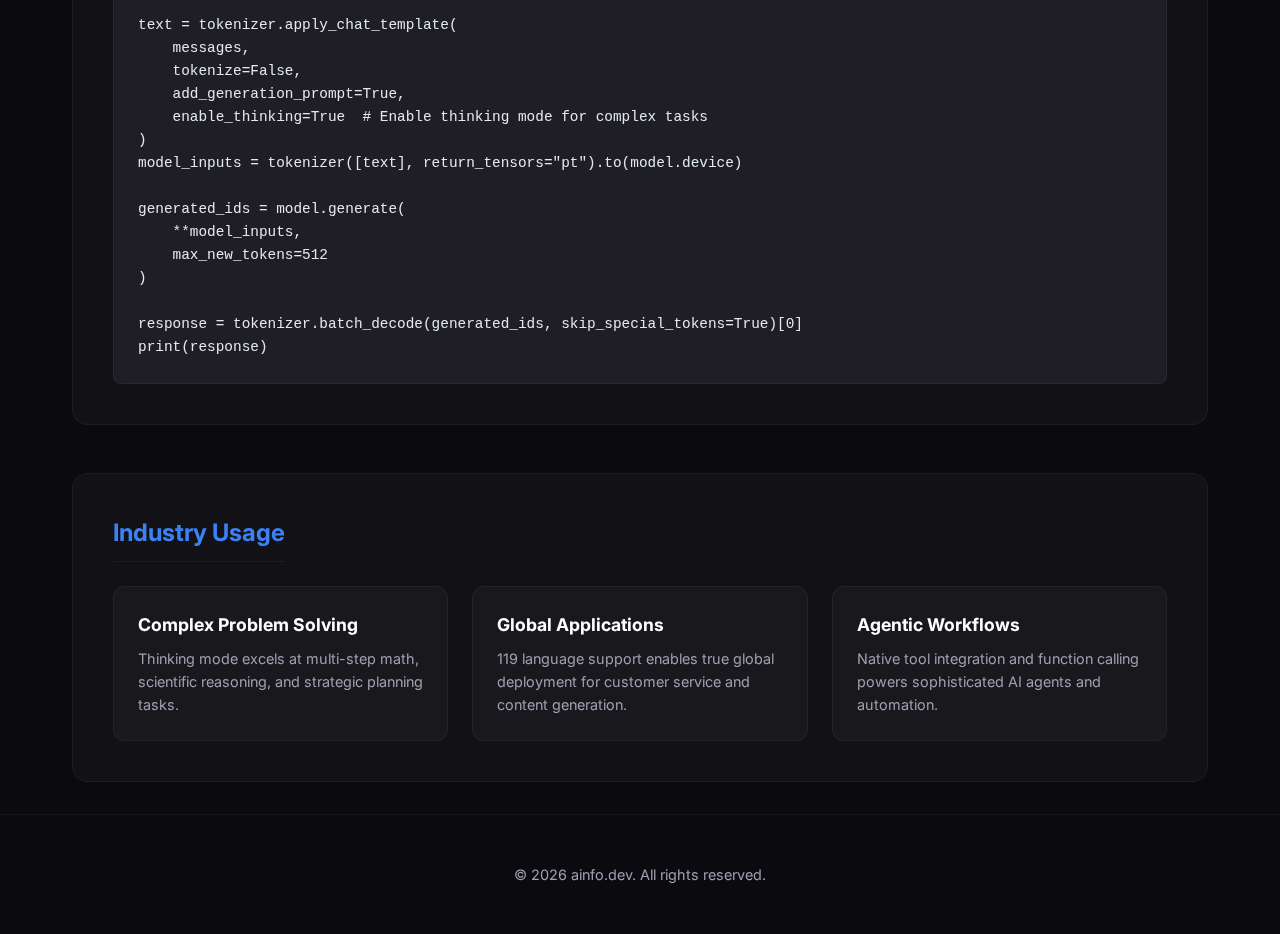
<file: qwen-3.html>
<!DOCTYPE html>
<html lang="en">
<head>
    <meta charset="UTF-8">
    <meta name="viewport" content="width=device-width, initial-scale=1.0">
    <title>Qwen 3 Details - Top Open Source LLM | ainfo.dev</title>
    <meta name="description" content="Deep dive into Qwen 3: Alibaba's 235B MoE flagship with hybrid thinking modes and 119 language support.">
    <meta property="og:title" content="Qwen 3 Details - Top Open Source LLM">
    <meta property="og:description" content="Deep dive into Qwen 3: Alibaba's 235B MoE flagship with hybrid thinking modes.">
    <meta property="og:type" content="article">
    <meta property="og:url" content="https://ainfo.dev/qwen-3.html">
    <link rel="preconnect" href="https://fonts.googleapis.com">
    <link rel="preconnect" href="https://fonts.gstatic.com" crossorigin>
    <link href="https://fonts.googleapis.com/css2?family=Inter:wght@300;400;600;700&family=Fira+Code:wght@400&display=swap" rel="stylesheet">
    <link rel="stylesheet" href="style.css">
</head>
<body>
    <div class="background-gradient"></div>
    
    <header>
        <nav class="container">
            <a href="index.html" class="logo">ainfo.dev</a>
        </nav>
    </header>

    <main class="container detail-page">
        <a href="index.html" class="back-link">← Back to Top 10</a>
        
        <section class="hero-detail">
            <span class="badge qwen">Alibaba Cloud</span>
            <h1>Qwen 3</h1>
            <p class="subtitle">The multilingual reasoning powerhouse with hybrid thinking modes and 1M+ token context.</p>
        </section>

        <div class="content-grid">
            <section class="info-card">
                <h2>Generic Info</h2>
                <ul class="specs-list">
                    <li><strong>Publisher:</strong> Alibaba Cloud</li>
                    <li><strong>Release Date:</strong> April 2025</li>
                    <li><strong>Parameters:</strong> 235B Total (22B Active) - Flagship; 0.6B to 235B range</li>
                    <li><strong>Context Window:</strong> 128K tokens (extendable to 1M+)</li>
                    <li><strong>License:</strong> Apache 2.0</li>
                    <li><strong>Key Capabilities:</strong> Hybrid Thinking Modes, 119 Languages, Coding, Math, Agent Tools</li>
                </ul>
                <p class="summary">
                    Qwen 3 introduces revolutionary hybrid reasoning with "thinking" mode for complex multi-step problems and "non-thinking" mode for fast general responses. The MoE architecture (128 experts, 8 active) delivers frontier performance at a fraction of the compute cost. Support for 119 languages makes it the most multilingual open model available.
                </p>
            </section>

            <section class="info-card">
                <h2>Hello World Guide</h2>
                <p>Run Qwen 3 locally using Hugging Face <code>transformers</code>.</p>
                <div class="code-block">
                    <div class="code-header">Python</div>
                    <pre><code class="language-python">from transformers import AutoModelForCausalLM, AutoTokenizer

model_name = "Qwen/Qwen3-32B-Instruct"

model = AutoModelForCausalLM.from_pretrained(
    model_name,
    torch_dtype="auto",
    device_map="auto"
)
tokenizer = AutoTokenizer.from_pretrained(model_name)

prompt = "Solve this step by step: What is 15% of 340?"
messages = [
    {"role": "system", "content": "You are a helpful assistant. Think carefully before answering."},
    {"role": "user", "content": prompt}
]

text = tokenizer.apply_chat_template(
    messages,
    tokenize=False,
    add_generation_prompt=True,
    enable_thinking=True  # Enable thinking mode for complex tasks
)
model_inputs = tokenizer([text], return_tensors="pt").to(model.device)

generated_ids = model.generate(
    **model_inputs,
    max_new_tokens=512
)

response = tokenizer.batch_decode(generated_ids, skip_special_tokens=True)[0]
print(response)
</code></pre>
                </div>
            </section>

            <section class="info-card">
                <h2>Industry Usage</h2>
                <div class="usage-grid">
                    <div class="usage-item">
                        <h3>Complex Problem Solving</h3>
                        <p>Thinking mode excels at multi-step math, scientific reasoning, and strategic planning tasks.</p>
                    </div>
                    <div class="usage-item">
                        <h3>Global Applications</h3>
                        <p>119 language support enables true global deployment for customer service and content generation.</p>
                    </div>
                    <div class="usage-item">
                        <h3>Agentic Workflows</h3>
                        <p>Native tool integration and function calling powers sophisticated AI agents and automation.</p>
                    </div>
                </div>
            </section>
        </div>
    </main>

    <footer>
        <div class="container">
            <p>&copy; <span id="year">2026</span> ainfo.dev. All rights reserved.</p>
        </div>
    </footer>

    <script src="script.js"></script>
</body>
</html>
</file>
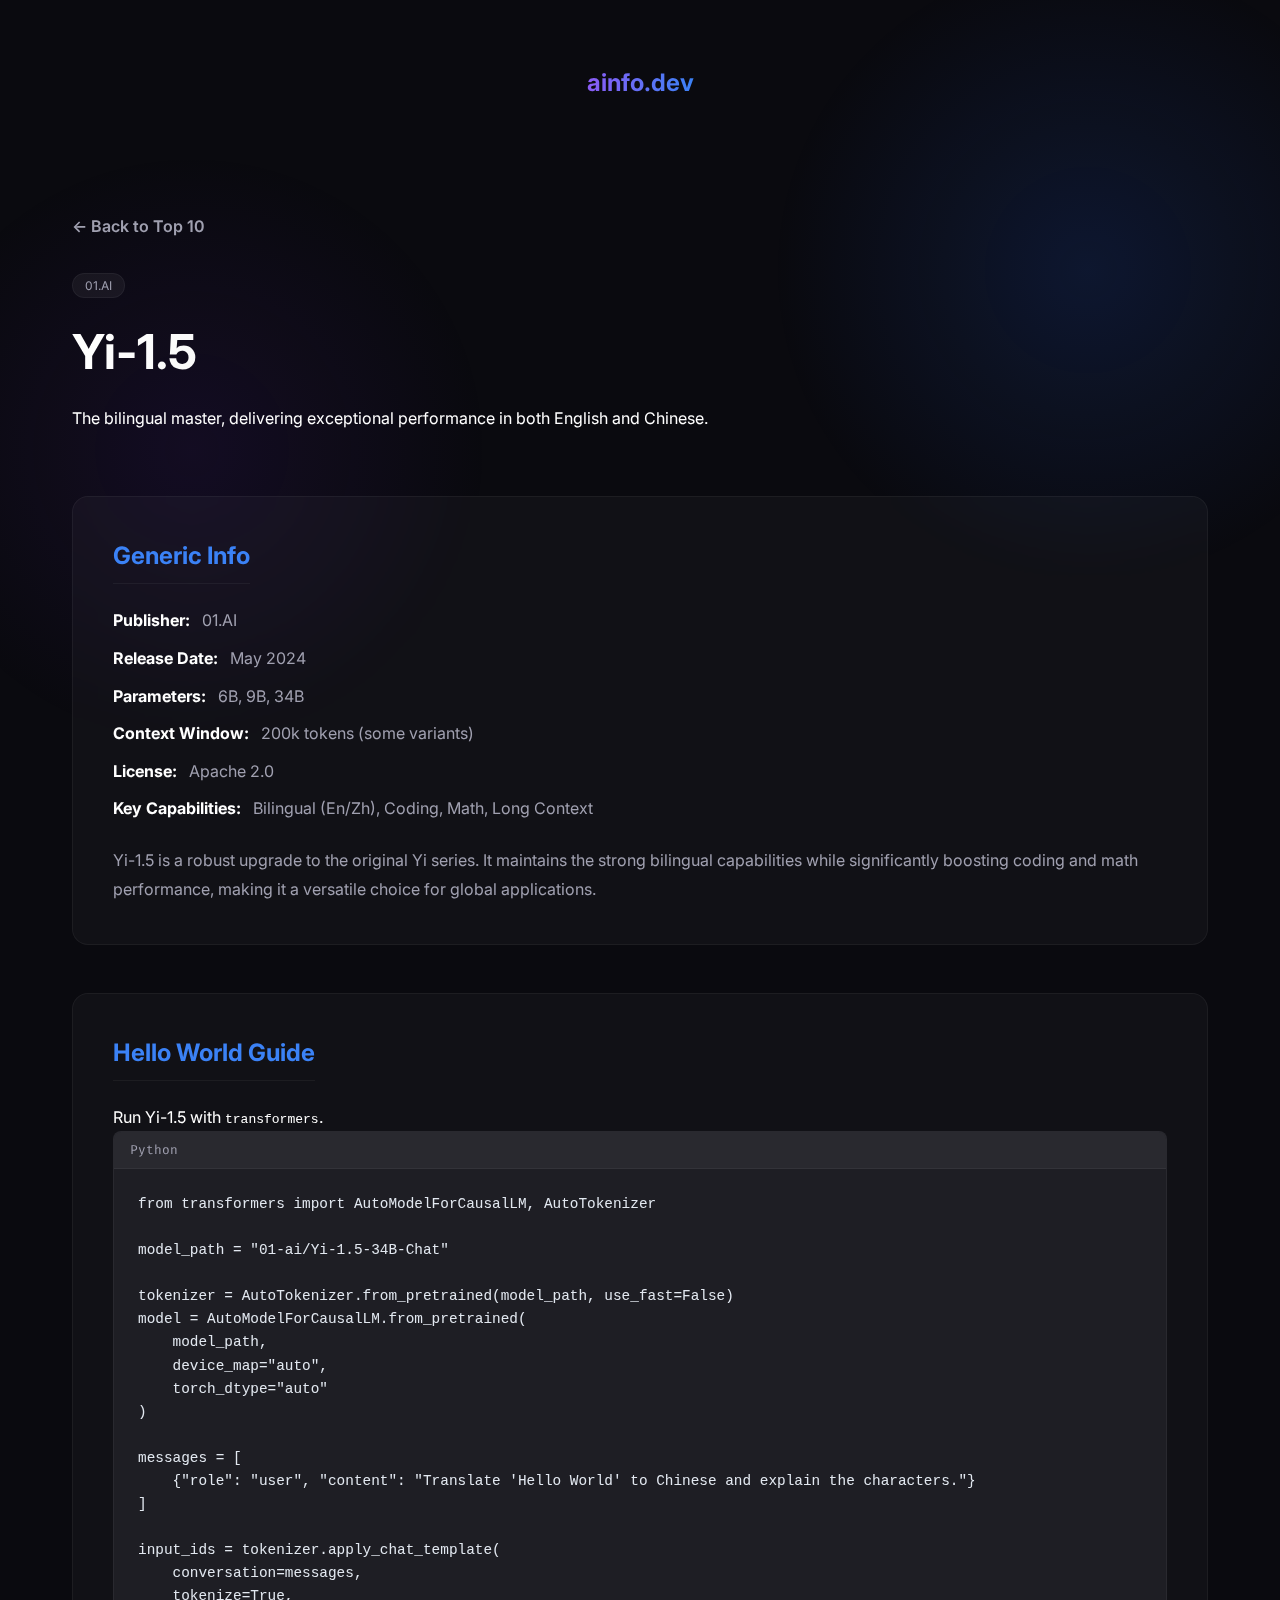
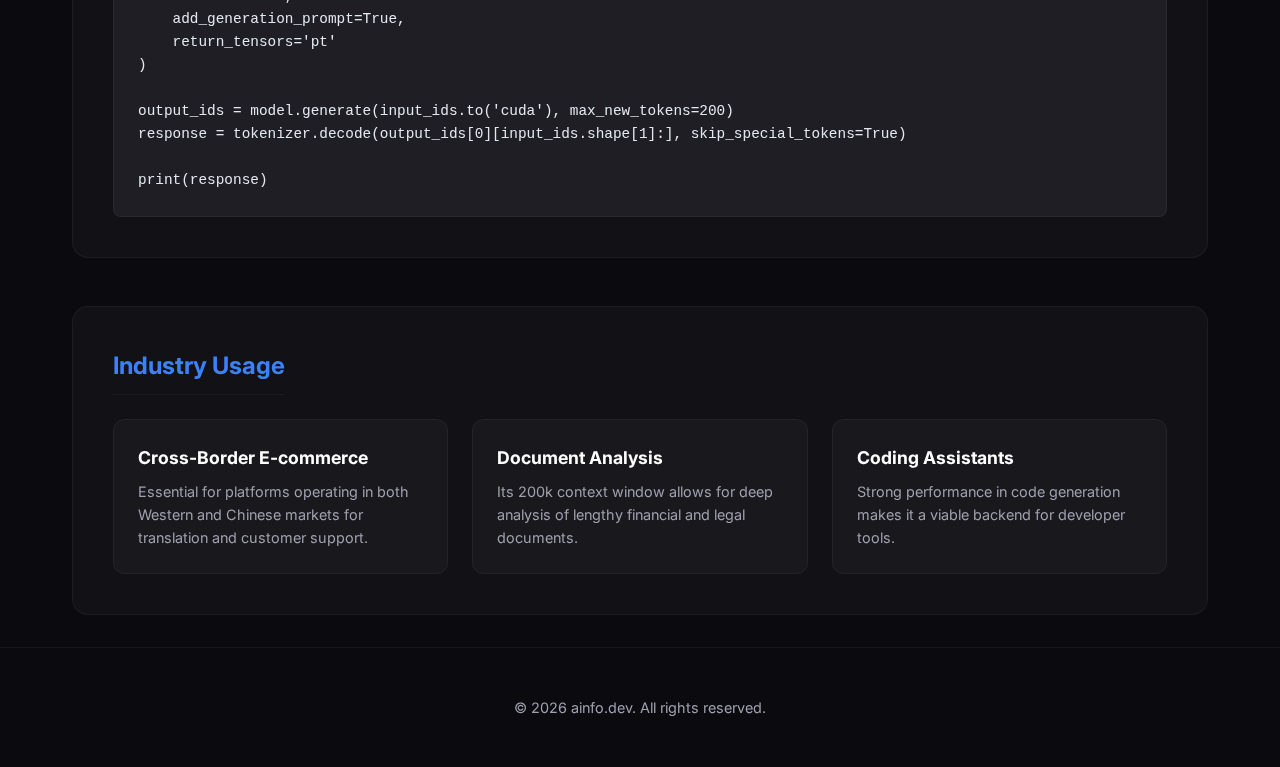
<file: yi-1-5.html>
<!DOCTYPE html>
<html lang="en">
<head>
    <meta charset="UTF-8">
    <meta name="viewport" content="width=device-width, initial-scale=1.0">
    <title>Yi-1.5 Details - Top Open Source LLM | ainfo.dev</title>
    <meta name="description" content="Deep dive into Yi-1.5: 01.AI's bilingual powerhouse.">
    <meta property="og:title" content="Yi-1.5 Details - Top Open Source LLM">
    <meta property="og:description" content="Deep dive into Yi-1.5: 01.AI's bilingual powerhouse.">
    <meta property="og:type" content="article">
    <meta property="og:url" content="https://ainfo.dev/yi-1-5.html">
    <link rel="preconnect" href="https://fonts.googleapis.com">
    <link rel="preconnect" href="https://fonts.gstatic.com" crossorigin>
    <link href="https://fonts.googleapis.com/css2?family=Inter:wght@300;400;600;700&family=Fira+Code:wght@400&display=swap" rel="stylesheet">
    <link rel="stylesheet" href="style.css">
</head>
<body>
    <div class="background-gradient"></div>
    
    <header>
        <nav class="container">
            <a href="index.html" class="logo">ainfo.dev</a>
        </nav>
    </header>

    <main class="container detail-page">
        <a href="index.html" class="back-link">← Back to Top 10</a>
        
        <section class="hero-detail">
            <span class="badge yi">01.AI</span>
            <h1>Yi-1.5</h1>
            <p class="subtitle">The bilingual master, delivering exceptional performance in both English and Chinese.</p>
        </section>

        <div class="content-grid">
            <section class="info-card">
                <h2>Generic Info</h2>
                <ul class="specs-list">
                    <li><strong>Publisher:</strong> 01.AI</li>
                    <li><strong>Release Date:</strong> May 2024</li>
                    <li><strong>Parameters:</strong> 6B, 9B, 34B</li>
                    <li><strong>Context Window:</strong> 200k tokens (some variants)</li>
                    <li><strong>License:</strong> Apache 2.0</li>
                    <li><strong>Key Capabilities:</strong> Bilingual (En/Zh), Coding, Math, Long Context</li>
                </ul>
                <p class="summary">
                    Yi-1.5 is a robust upgrade to the original Yi series. It maintains the strong bilingual capabilities while significantly boosting coding and math performance, making it a versatile choice for global applications.
                </p>
            </section>

            <section class="info-card">
                <h2>Hello World Guide</h2>
                <p>Run Yi-1.5 with <code>transformers</code>.</p>
                <div class="code-block">
                    <div class="code-header">Python</div>
                    <pre><code class="language-python">from transformers import AutoModelForCausalLM, AutoTokenizer

model_path = "01-ai/Yi-1.5-34B-Chat"

tokenizer = AutoTokenizer.from_pretrained(model_path, use_fast=False)
model = AutoModelForCausalLM.from_pretrained(
    model_path, 
    device_map="auto", 
    torch_dtype="auto"
)

messages = [
    {"role": "user", "content": "Translate 'Hello World' to Chinese and explain the characters."}
]

input_ids = tokenizer.apply_chat_template(
    conversation=messages, 
    tokenize=True, 
    add_generation_prompt=True, 
    return_tensors='pt'
)

output_ids = model.generate(input_ids.to('cuda'), max_new_tokens=200)
response = tokenizer.decode(output_ids[0][input_ids.shape[1]:], skip_special_tokens=True)

print(response)
</code></pre>
                </div>
            </section>

            <section class="info-card">
                <h2>Industry Usage</h2>
                <div class="usage-grid">
                    <div class="usage-item">
                        <h3>Cross-Border E-commerce</h3>
                        <p>Essential for platforms operating in both Western and Chinese markets for translation and customer support.</p>
                    </div>
                    <div class="usage-item">
                        <h3>Document Analysis</h3>
                        <p>Its 200k context window allows for deep analysis of lengthy financial and legal documents.</p>
                    </div>
                    <div class="usage-item">
                        <h3>Coding Assistants</h3>
                        <p>Strong performance in code generation makes it a viable backend for developer tools.</p>
                    </div>
                </div>
            </section>
        </div>
    </main>

    <footer>
        <div class="container">
            <p>&copy; <span id="year">2025</span> ainfo.dev. All rights reserved.</p>
        </div>
    </footer>

    <script src="script.js"></script>
</body>
</html>
</file>
<file: style.css>
:root {
  --bg-color: #0a0a0f;
  --card-bg: rgba(255, 255, 255, 0.03);
  --card-border: rgba(255, 255, 255, 0.05);
  --text-primary: #ffffff;
  --text-secondary: #a0a0b0;
  --accent-primary: #8b5cf6; /* Violet */
  --accent-secondary: #3b82f6; /* Blue */
  --accent-glow: rgba(139, 92, 246, 0.15);
  --font-main: "Inter", sans-serif;
  --transition: all 0.3s ease;
}

* {
  margin: 0;
  padding: 0;
  box-sizing: border-box;
}

body {
  font-family: var(--font-main);
  background-color: var(--bg-color);
  color: var(--text-primary);
  line-height: 1.6;
  overflow-x: hidden;
  min-height: 100vh;
}

/* Background Gradient Animation */
.background-gradient {
  position: fixed;
  top: 0;
  left: 0;
  width: 100vw;
  height: 100vh;
  background: radial-gradient(
      circle at 15% 50%,
      rgba(76, 29, 149, 0.15),
      transparent 25%
    ),
    radial-gradient(circle at 85% 30%, rgba(37, 99, 235, 0.15), transparent 25%);
  z-index: -1;
  pointer-events: none;
}

.container {
  max-width: 1200px;
  margin: 0 auto;
  padding: 0 2rem;
}

/* Header */
header {
  padding: 4rem 0 2rem;
  text-align: center;
}

.logo {
  font-weight: 700;
  font-size: 1.5rem;
  background: linear-gradient(
    to right,
    var(--accent-primary),
    var(--accent-secondary)
  );
  -webkit-background-clip: text;
  -webkit-text-fill-color: transparent;
  margin-bottom: 3rem;
  display: inline-block;
}

.hero h1 {
  font-size: 3.5rem;
  font-weight: 700;
  margin-bottom: 1rem;
  letter-spacing: -0.02em;
  background: linear-gradient(to bottom, #fff, #ccc);
  -webkit-background-clip: text;
  -webkit-text-fill-color: transparent;
}

.hero .subtitle {
  color: var(--text-secondary);
  font-size: 1.25rem;
  max-width: 600px;
  margin: 0 auto;
}

/* Grid Layout */
.llm-grid {
  display: grid;
  grid-template-columns: repeat(auto-fit, minmax(340px, 1fr));
  gap: 2rem;
  padding: 4rem 0;
}

.llm-card-link {
  text-decoration: none;
  color: inherit;
  display: block;
}

/* Cards */
.llm-card {
  background: var(--card-bg);
  border: 1px solid var(--card-border);
  border-radius: 16px;
  padding: 2rem;
  transition: var(--transition);
  position: relative;
  overflow: hidden;
  backdrop-filter: blur(10px);
}

.llm-card:hover {
  transform: translateY(-5px);
  border-color: rgba(139, 92, 246, 0.3);
  box-shadow: 0 10px 40px -10px var(--accent-glow);
}

.llm-card::before {
  content: "";
  position: absolute;
  top: 0;
  left: 0;
  width: 100%;
  height: 100%;
  background: radial-gradient(
    800px circle at var(--mouse-x) var(--mouse-y),
    rgba(255, 255, 255, 0.06),
    transparent 40%
  );
  opacity: 0;
  transition: opacity 0.3s;
  pointer-events: none;
}

.llm-card:hover::before {
  opacity: 1;
}

.card-header {
  display: flex;
  align-items: center;
  justify-content: space-between;
  margin-bottom: 1.5rem;
  flex-wrap: wrap;
  gap: 0.5rem;
}

.rank {
  font-size: 0.9rem;
  font-weight: 600;
  color: var(--accent-secondary);
  background: rgba(59, 130, 246, 0.1);
  padding: 0.25rem 0.75rem;
  border-radius: 20px;
}

.llm-card h2 {
  font-size: 1.5rem;
  font-weight: 600;
  flex-grow: 1;
  margin-left: 1rem;
}

.badge {
  font-size: 0.75rem;
  padding: 0.25rem 0.75rem;
  border-radius: 12px;
  background: rgba(255, 255, 255, 0.05);
  color: var(--text-secondary);
  border: 1px solid rgba(255, 255, 255, 0.05);
}

.description {
  color: var(--text-secondary);
  margin-bottom: 1.5rem;
  font-size: 1rem;
}

.tags {
  display: flex;
  flex-wrap: wrap;
  gap: 0.5rem;
}

.tags span {
  font-size: 0.75rem;
  color: #d1d5db;
  background: rgba(255, 255, 255, 0.03);
  padding: 0.25rem 0.75rem;
  border-radius: 6px;
  border: 1px solid rgba(255, 255, 255, 0.05);
}

/* Footer */
footer {
  padding: 3rem 0;
  text-align: center;
  color: var(--text-secondary);
  font-size: 0.9rem;
  border-top: 1px solid var(--card-border);
  margin-top: 2rem;
}

/* Responsive */
@media (max-width: 768px) {
  .hero h1 {
    font-size: 2.5rem;
  }

  .llm-grid {
    grid-template-columns: 1fr;
  }
}

/* Detail Page Styles */
.detail-page {
  padding-top: 2rem;
}

.back-link {
  display: inline-block;
  color: var(--text-secondary);
  text-decoration: none;
  margin-bottom: 2rem;
  font-weight: 600;
  transition: var(--transition);
}

.back-link:hover {
  color: var(--accent-primary);
  transform: translateX(-5px);
}

.hero-detail {
  margin-bottom: 4rem;
  text-align: left;
}

.hero-detail h1 {
  font-size: 3rem;
  margin: 1rem 0;
  background: linear-gradient(to right, #fff, #ccc);
  -webkit-background-clip: text;
  -webkit-text-fill-color: transparent;
}

.content-grid {
  display: grid;
  gap: 3rem;
}

.info-card {
  background: var(--card-bg);
  border: 1px solid var(--card-border);
  border-radius: 16px;
  padding: 2.5rem;
  backdrop-filter: blur(10px);
}

.info-card h2 {
  font-size: 1.5rem;
  margin-bottom: 1.5rem;
  color: var(--accent-secondary);
  border-bottom: 1px solid var(--card-border);
  padding-bottom: 0.5rem;
  display: inline-block;
}

.specs-list {
  list-style: none;
  margin-bottom: 1.5rem;
}

.specs-list li {
  margin-bottom: 0.75rem;
  color: var(--text-secondary);
}

.specs-list strong {
  color: var(--text-primary);
  margin-right: 0.5rem;
}

.summary {
  color: var(--text-secondary);
  line-height: 1.8;
}

/* Code Block */
.code-block {
  background: #1e1e24;
  border-radius: 8px;
  overflow: hidden;
  border: 1px solid var(--card-border);
  font-family: 'Fira Code', monospace;
}

.code-header {
  background: rgba(255, 255, 255, 0.05);
  padding: 0.5rem 1rem;
  font-size: 0.8rem;
  color: var(--text-secondary);
  border-bottom: 1px solid var(--card-border);
}

.code-block pre {
  padding: 1.5rem;
  overflow-x: auto;
  color: #e2e8f0;
  font-size: 0.9rem;
}

.code-block code {
  font-family: inherit;
}

/* Usage Grid */
.usage-grid {
  display: grid;
  grid-template-columns: repeat(auto-fit, minmax(250px, 1fr));
  gap: 1.5rem;
}

.usage-item {
  background: rgba(255, 255, 255, 0.03);
  padding: 1.5rem;
  border-radius: 12px;
  border: 1px solid var(--card-border);
}

.usage-item h3 {
  font-size: 1.1rem;
  margin-bottom: 0.5rem;
  color: var(--text-primary);
}

.usage-item p {
  font-size: 0.9rem;
  color: var(--text-secondary);
}
</file>
